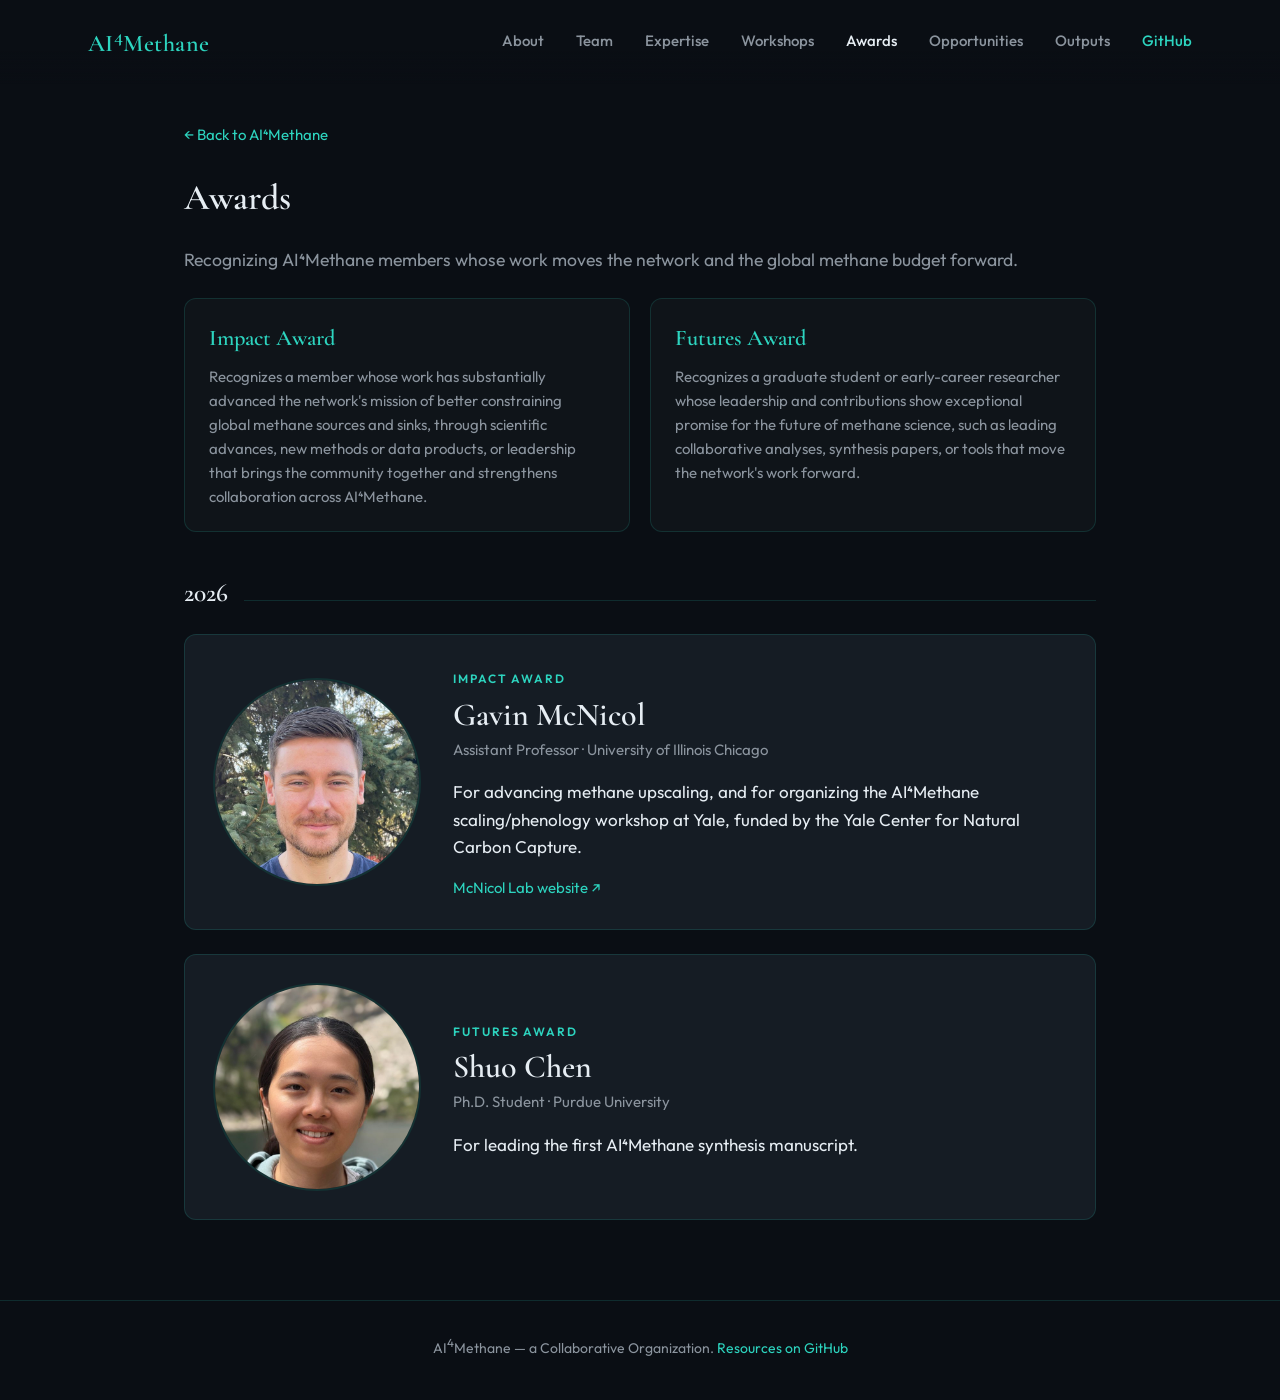
<file: awards.html>
<!DOCTYPE html>
<html lang="en">
<head>
  <meta charset="UTF-8" />
  <meta name="viewport" content="width=device-width, initial-scale=1.0" />
  <title>Awards — AI⁴Methane</title>
  <meta name="description" content="AI⁴Methane awards recognizing members who advance methane science: the Impact Award and the Futures Award." />
  <link rel="preconnect" href="https://fonts.googleapis.com" />
  <link rel="preconnect" href="https://fonts.gstatic.com" crossorigin />
  <link href="https://fonts.googleapis.com/css2?family=Cormorant+Garamond:ital,wght@0,400;0,600;1,400&family=Outfit:wght@300;400;500;600&display=swap" rel="stylesheet" />
  <link rel="stylesheet" href="styles.css" />
  <link rel="stylesheet" href="expertise.css" />
  <style>
    .award-year {
      display: flex; align-items: baseline; gap: 1rem;
      font-family: var(--font-serif); font-weight: 600; font-size: 1.6rem; color: var(--text);
      margin: 2.5rem 0 1.25rem;
    }
    .award-year::after { content: ""; flex: 1; height: 1px; background: var(--border); }
    .award-types { display: grid; grid-template-columns: repeat(auto-fit, minmax(min(100%, 20rem), 1fr)); gap: 1.25rem; margin: 0 0 1rem; }
    .award-type { border: 1px solid var(--border); border-radius: var(--radius); padding: 1.35rem 1.5rem; background: var(--bg-elevated); }
    .award-type h3 { font-family: var(--font-serif); font-weight: 600; font-size: 1.4rem; margin: 0 0 0.5rem; color: var(--accent); }
    .award-type p { margin: 0; color: var(--text-muted); font-size: 0.9375rem; line-height: 1.6; }
    .awards-list { list-style: none; margin: 0; padding: 0; display: flex; flex-direction: column; gap: 1.5rem; }
    .award {
      display: grid; grid-template-columns: 13rem 1fr; gap: 2rem; align-items: center;
      background: var(--surface); border: 1px solid var(--border); border-radius: var(--radius);
      padding: 1.75rem; transition: border-color 0.2s ease, box-shadow 0.2s ease;
    }
    .award:hover { border-color: var(--accent); box-shadow: 0 0 20px var(--accent-glow); }
    .award-photo {
      width: 13rem; height: 13rem; border-radius: 50%; object-fit: cover; display: block;
      border: 2px solid var(--border); background: var(--bg-elevated);
    }
    .award-name-label {
      display: inline-block; font-size: 0.75rem; font-weight: 600; text-transform: uppercase; letter-spacing: 0.16em;
      color: var(--accent); margin: 0 0 0.5rem;
    }
    .award h2 { font-family: var(--font-serif); font-weight: 600; font-size: clamp(1.6rem, 3.5vw, 2rem); line-height: 1.15; margin: 0 0 0.25rem; }
    .award-role { color: var(--text-muted); font-size: 0.9375rem; margin: 0 0 1rem; }
    .award-citation { color: var(--text); margin: 0; max-width: 40em; line-height: 1.6; }
    .award-links { margin: 1rem 0 0; font-size: 0.9375rem; }
    .award-links a { color: var(--accent); text-decoration: none; }
    .award-links a:hover { text-decoration: underline; }
    @media (max-width: 640px) {
      .award { grid-template-columns: 1fr; gap: 1.25rem; padding: 1.5rem; text-align: center; justify-items: center; }
      .award-photo { width: 10rem; height: 10rem; }
      .award-citation { text-align: left; }
    }
  </style>
</head>
<body>
  <header class="site-header">
    <div class="wrap">
      <a href="index.html" class="logo">AI<sup>4</sup>Methane</a>
      <nav>
        <a href="index.html#about">About</a>
        <a href="index.html#team">Team</a>
        <a href="expertise.html">Expertise</a>
        <a href="index.html#workshops">Workshops</a>
        <a href="awards.html" aria-current="page" style="color:var(--text)">Awards</a>
        <a href="opportunities.html">Opportunities</a>
        <a href="index.html#outputs">Outputs</a>
        <a href="https://cu-esiil.github.io/AI-for-Natural-Methane/" target="_blank" rel="noopener" class="nav-cta">GitHub</a>
      </nav>
    </div>
  </header>

  <main class="page-main">
    <section class="section" style="padding-top:1rem">
      <div class="wrap" style="max-width:60rem">
        <a href="index.html" class="page-back">← Back to AI⁴Methane</a>
        <h1 class="section-title" style="margin-bottom:0.5rem">Awards</h1>
        <p class="section-lead">Recognizing AI⁴Methane members whose work moves the network and the global methane budget forward.</p>

        <div class="award-types">
          <section class="award-type" aria-labelledby="about-impact">
            <h3 id="about-impact">Impact Award</h3>
            <p>Recognizes a member whose work has substantially advanced the network's mission of better constraining global methane sources and sinks, through scientific advances, new methods or data products, or leadership that brings the community together and strengthens collaboration across AI⁴Methane.</p>
          </section>
          <section class="award-type" aria-labelledby="about-futures">
            <h3 id="about-futures">Futures Award</h3>
            <p>Recognizes a graduate student or early-career researcher whose leadership and contributions show exceptional promise for the future of methane science, such as leading collaborative analyses, synthesis papers, or tools that move the network's work forward.</p>
          </section>
        </div>

        <!-- To add an award: copy one <li class="award"> block, put the photo in images/awards/
             (square, about 640×640 px), and add a new year heading above the list if needed. -->
        <h2 class="award-year" id="y2026">2026</h2>
        <ul class="awards-list">
          <li class="award" id="impact-2026-mcnicol">
            <img class="award-photo" src="images/awards/gavin-mcnicol-2026.jpg" alt="Portrait of Gavin McNicol" width="640" height="640" loading="lazy" />
            <div>
              <p class="award-name-label">Impact Award</p>
              <h2>Gavin McNicol</h2>
              <p class="award-role">Assistant Professor · University of Illinois Chicago</p>
              <p class="award-citation">For advancing methane upscaling, and for organizing the AI⁴Methane scaling/phenology workshop at Yale, funded by the Yale Center for Natural Carbon Capture.</p>
              <p class="award-links"><a href="https://mcnicol-lab.github.io/ecophilab/" target="_blank" rel="noopener">McNicol Lab website ↗</a></p>
            </div>
          </li>
          <li class="award" id="futures-2026-chen">
            <img class="award-photo" src="images/awards/shuo-chen-2026.jpg" alt="Portrait of Shuo Chen" width="640" height="640" loading="lazy" />
            <div>
              <p class="award-name-label">Futures Award</p>
              <h2>Shuo Chen</h2>
              <p class="award-role">Ph.D. Student · Purdue University</p>
              <p class="award-citation">For leading the first AI⁴Methane synthesis manuscript.</p>
            </div>
          </li>
        </ul>
      </div>
    </section>
  </main>

  <footer class="site-footer">
    <div class="wrap">
      <p>AI<sup>4</sup>Methane — a Collaborative Organization. <a href="https://cu-esiil.github.io/AI-for-Natural-Methane/" target="_blank" rel="noopener">Resources on GitHub</a></p>
    </div>
  </footer>
  <script src="script.js"></script>
</body>
</html>
</file>
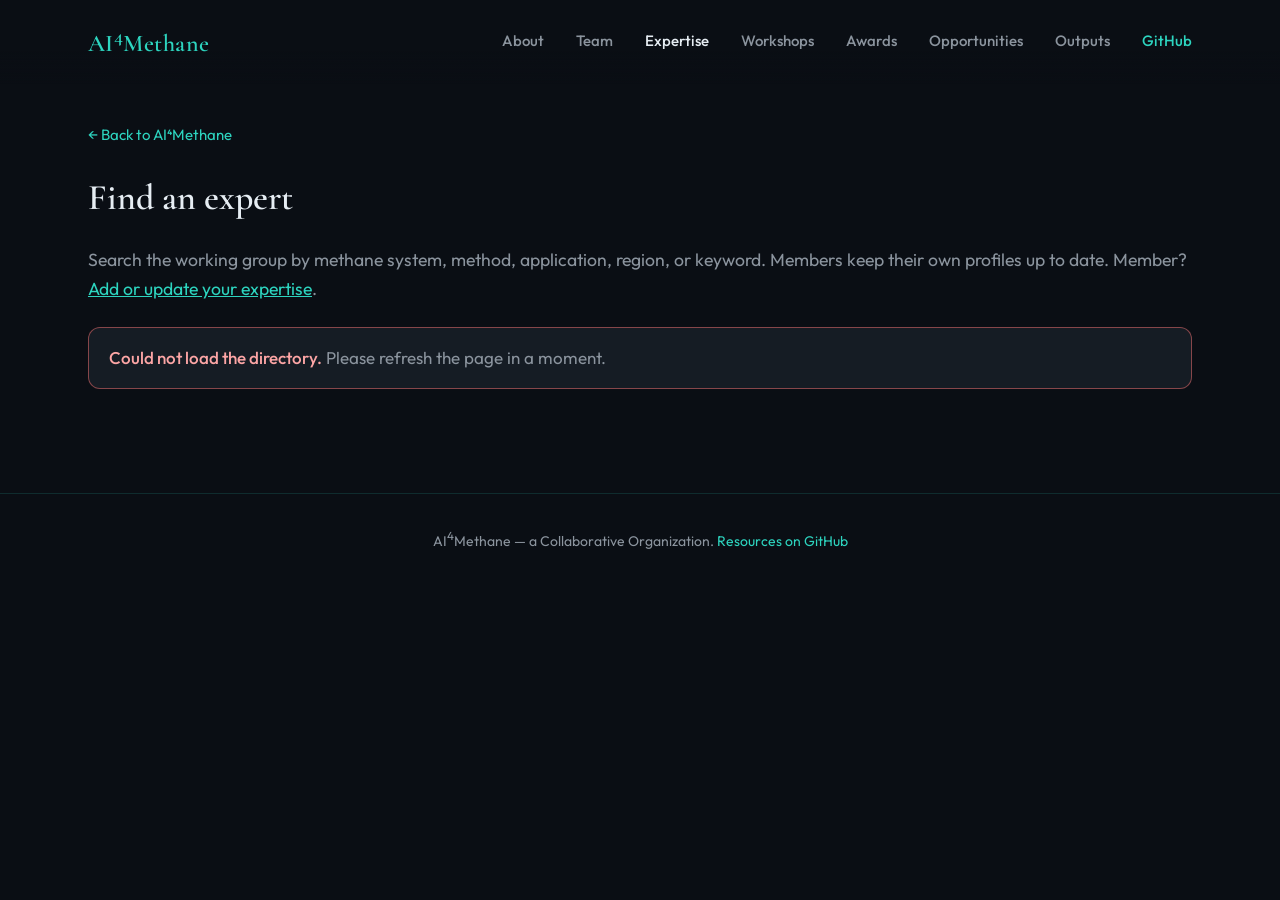
<file: expertise.html>
<!DOCTYPE html>
<html lang="en">
<head>
  <meta charset="UTF-8" />
  <meta name="viewport" content="width=device-width, initial-scale=1.0" />
  <title>Member expertise — AI⁴Methane</title>
  <meta name="description" content="Find AI⁴Methane members by methane system, method, and region: wetlands, eddy covariance, atmospheric inversion, machine learning, and more." />
  <link rel="preconnect" href="https://fonts.googleapis.com" />
  <link rel="preconnect" href="https://fonts.gstatic.com" crossorigin />
  <link href="https://fonts.googleapis.com/css2?family=Cormorant+Garamond:ital,wght@0,400;0,600;1,400&family=Outfit:wght@300;400;500;600&display=swap" rel="stylesheet" />
  <link rel="stylesheet" href="styles.css" />
  <link rel="stylesheet" href="expertise.css" />
</head>
<body>
  <header class="site-header">
    <div class="wrap">
      <a href="index.html" class="logo">AI<sup>4</sup>Methane</a>
      <nav>
        <a href="index.html#about">About</a>
        <a href="index.html#team">Team</a>
        <a href="expertise.html" aria-current="page" style="color:var(--text)">Expertise</a>
        <a href="index.html#workshops">Workshops</a>
        <a href="awards.html">Awards</a>
        <a href="opportunities.html">Opportunities</a>
        <a href="index.html#outputs">Outputs</a>
        <a href="https://cu-esiil.github.io/AI-for-Natural-Methane/" target="_blank" rel="noopener" class="nav-cta">GitHub</a>
      </nav>
    </div>
  </header>

  <main class="page-main">
    <section class="section" style="padding-top:1rem">
      <div class="wrap">
        <a href="index.html#expertise" class="page-back">← Back to AI⁴Methane</a>
        <h1 class="section-title" style="margin-bottom:0.5rem">Find an expert</h1>
        <p class="section-lead">Search the working group by methane system, method, application, region, or keyword. Members keep their own profiles up to date. Member? <a href="survey.html" style="color:var(--accent)">Add or update your expertise</a>.</p>

        <div id="status" class="notice" hidden></div>

        <div class="dir-layout" id="dir" hidden>
          <aside class="dir-filters" id="filters" aria-label="Filters"></aside>
          <div>
            <div class="dir-toolbar">
              <input type="search" id="q" placeholder="Search names, institutions, keywords, research summaries…" aria-label="Search members" />
              <button type="button" class="btn btn-ghost filters-toggle" id="filters-toggle" aria-controls="filters" aria-expanded="false">Filters</button>
            </div>
            <div class="active-filters" id="active"></div>
            <p class="dir-count" id="count" aria-live="polite"></p>
            <div class="people" id="people"></div>
          </div>
        </div>
      </div>
    </section>
  </main>

  <footer class="site-footer">
    <div class="wrap">
      <p>AI<sup>4</sup>Methane — a Collaborative Organization. <a href="https://cu-esiil.github.io/AI-for-Natural-Methane/" target="_blank" rel="noopener">Resources on GitHub</a></p>
    </div>
  </footer>

  <script src="expertise-config.js"></script>
  <script src="script.js"></script>
  <script>
  (function () {
    var FACETS = ['methods', 'domains', 'applications', 'regions', 'scales', 'open_to'];
        var SHOW_TOP = 8;
    var esc = AI4M.esc;
    var all = [];
    var state = { q: '', filters: [] }; // filters: [{field, term}]
    var expanded = {};

    var statusEl = document.getElementById('status');
    var qEl = document.getElementById('q');

    function key(f) { return f.field + ':' + f.term; }
    function has(field, term) { return state.filters.some(function (f) { return f.field === field && f.term === term; }); }

    // ---- URL <-> state, so filtered views can be linked and shared ----
    function readUrl() {
      var sp = new URLSearchParams(location.search);
      state.q = sp.get('q') || '';
      state.filters = sp.getAll('f').map(function (s) {
        var i = s.indexOf(':'); return i > 0 ? { field: s.slice(0, i), term: s.slice(i + 1) } : null;
      }).filter(Boolean);
      qEl.value = state.q;
    }
    function writeUrl() {
      var sp = new URLSearchParams();
      if (state.q) sp.set('q', state.q);
      state.filters.forEach(function (f) { sp.append('f', key(f)); });
      var s = sp.toString();
      history.replaceState(null, '', location.pathname + (s ? '?' + s : '') + location.hash);
    }

    // ---- Matching ----
    function haystack(p) {
      if (!p._hay) {
        p._hay = [p.name, p.affiliation, p.position, p.career_stage, p.bio]
          .concat(p.domains || [], p.methods || [], p.applications || [], p.regions || [], p.scales || [], p.keywords || [], p.open_to || [])
          .join(' \n ').toLowerCase();
      }
      return p._hay;
    }
    function matchesFilters(p, filters) {
      return filters.every(function (f) {
        var list = p[f.field] || [];
        var t = f.term.toLowerCase();
        return list.some(function (x) { return String(x).toLowerCase() === t; });
      });
    }
    function matchesQuery(p) {
      if (!state.q) return true;
      var hay = haystack(p);
      return state.q.toLowerCase().split(/\s+/).filter(Boolean).every(function (w) { return hay.indexOf(w) >= 0; });
    }
    function results() { return all.filter(function (p) { return matchesQuery(p) && matchesFilters(p, state.filters); }); }

    // ---- Rendering ----
    function renderFilters(current) {
      var html = '';
      FACETS.forEach(function (field) {
        var t = AI4M.TAXONOMY[field];
        // Every term that appears in any profile, with its count among the current results.
        var overall = AI4M.tally(all, field);
        if (!overall.length) return;
        var now = {};
        AI4M.tally(current, field).forEach(function (x) { now[x.term] = x.count; });
        var items = overall.map(function (x) { return { term: x.term, n: now[x.term] || 0, total: x.count }; })
          .sort(function (a, b) { return (has(field, b.term) - has(field, a.term)) || b.n - a.n || b.total - a.total || a.term.localeCompare(b.term); });
        var limit = expanded[field] ? items.length : SHOW_TOP;
        html += '<h3>' + esc(t.label) + '</h3><ul class="facet">';
        items.slice(0, limit).forEach(function (x) {
          var on = has(field, x.term);
          html += '<li><label class="' + (x.n === 0 && !on ? 'is-zero' : '') + '"><span class="t"><input type="checkbox" data-field="' + field +
            '" data-term="' + esc(x.term) + '"' + (on ? ' checked' : '') + ' />' + esc(x.term) + '</span><span class="n">' + x.n + '</span></label></li>';
        });
        html += '</ul>';
        if (items.length > SHOW_TOP) {
          html += '<button type="button" class="link-btn facet-more" data-more="' + field + '">' +
            (expanded[field] ? 'Show fewer' : 'Show all ' + items.length) + '</button>';
        }
      });
      document.getElementById('filters').innerHTML = html;
    }

    function renderActive() {
      var html = state.filters.map(function (f, i) {
        return '<button type="button" data-remove="' + i + '" aria-label="Remove filter ' + esc(f.term) + '">' + esc(f.term) + '</button>';
      }).join('');
      if (state.filters.length || state.q) html += '<button type="button" data-clear="1" style="background:none;border-color:var(--border);color:var(--text-muted)">Clear all</button>';
      document.getElementById('active').innerHTML = html;
    }

    function tagButtons(p, field) {
      return (p[field] || []).map(function (t) {
        return '<button type="button" class="tag' + (has(field, t) ? ' is-match' : '') + '" data-field="' + field + '" data-term="' + esc(t) + '">' + esc(t) + '</button>';
      }).join('');
    }

    function card(p) {
      var meta = [p.position, p.affiliation].filter(Boolean).map(esc).join(' · ');
      var tags = '';
      [['domains', 'Systems'], ['methods', 'Methods'], ['applications', 'Applications'], ['regions', 'Regions'], ['keywords', 'Keywords']].forEach(function (pair) {
        if ((p[pair[0]] || []).length) tags += '<div class="tags"><span class="tag-label">' + pair[1] + '</span>' + tagButtons(p, pair[0]) + '</div>';
      });
      var links = [];
      if (p.email) links.push('<a href="mailto:' + esc(p.email) + '">Email</a>');
      if (p.website && /^https?:\/\//i.test(p.website)) links.push('<a href="' + esc(p.website) + '" target="_blank" rel="noopener">Website</a>');
      if (p.orcid) links.push('<a href="https://orcid.org/' + esc(p.orcid) + '" target="_blank" rel="noopener">ORCID</a>');
      var open = (p.open_to || []).length ? '<p class="open" style="margin:0"><b>Open to:</b> ' + p.open_to.map(esc).join(', ') + '</p>' : '';
      var bio = p.bio ? '<p class="bio clamped">' + esc(p.bio) + '</p>' : '';
      return '<article class="person" id="' + esc(p.id) + '"><div><h3>' + esc(p.name) + '</h3><div class="meta">' + meta +
        (p.career_stage ? '<br/>' + esc(p.career_stage) : '') + '</div></div>' + bio + tags + open +
        (links.length ? '<div class="links">' + links.join('') + '</div>' : '') + '</article>';
    }

    function render() {
      var res = results();
      renderFilters(res);
      renderActive();
      var n = res.length;
      document.getElementById('count').innerHTML = (state.q || state.filters.length)
        ? '<strong>' + n + '</strong> of ' + all.length + ' members match'
        : '<strong>' + all.length + '</strong> members have shared their expertise';
      document.getElementById('people').innerHTML = n ? res.map(card).join('')
        : '<p class="empty">No members match all of these filters. Try removing one, or search for a broader term.</p>';
      // Expand long summaries on click.
      document.querySelectorAll('.bio.clamped').forEach(function (b) {
        if (b.scrollHeight <= b.clientHeight + 2) b.classList.remove('clamped');
        else { b.style.cursor = 'pointer'; b.title = 'Show full summary'; }
      });
      writeUrl();
    }

    function toggle(field, term) {
      var i = state.filters.findIndex(function (f) { return f.field === field && f.term === term; });
      if (i >= 0) state.filters.splice(i, 1); else state.filters.push({ field: field, term: term });
      render();
    }

    // ---- Events ----
    document.getElementById('filters').addEventListener('change', function (e) {
      var t = e.target; if (t.dataset.field) toggle(t.dataset.field, t.dataset.term);
    });
    document.getElementById('filters').addEventListener('click', function (e) {
      var m = e.target.dataset && e.target.dataset.more; if (!m) return;
      expanded[m] = !expanded[m]; render();
    });
    document.getElementById('people').addEventListener('click', function (e) {
      var t = e.target;
      if (t.classList.contains('tag')) { toggle(t.dataset.field, t.dataset.term); window.scrollTo({ top: 0, behavior: 'smooth' }); }
      else if (t.classList.contains('bio')) t.classList.toggle('clamped');
    });
    document.getElementById('active').addEventListener('click', function (e) {
      var d = e.target.dataset || {};
      if (d.clear) { state.filters = []; state.q = ''; qEl.value = ''; render(); }
      else if (d.remove != null) { state.filters.splice(+d.remove, 1); render(); }
    });
    var timer;
    qEl.addEventListener('input', function () {
      clearTimeout(timer);
      timer = setTimeout(function () { state.q = qEl.value.trim(); render(); }, 150);
    });
    document.getElementById('filters-toggle').addEventListener('click', function () {
      var f = document.getElementById('filters');
      var open = f.classList.toggle('is-open');
      this.setAttribute('aria-expanded', open);
    });

    // ---- Load ----
    function fail(msg) { statusEl.hidden = false; statusEl.className = 'notice is-error'; statusEl.innerHTML = msg; }
    if (!AI4M.configured()) {
      fail('<strong>The directory isn\'t connected yet.</strong> The site administrator needs to add the Google Apps Script address to <code>expertise-config.js</code>.');
      return;
    }
    statusEl.hidden = false; statusEl.textContent = 'Loading member expertise…';
    readUrl();
    AI4M.fetchProfiles().then(function (profiles) {
      all = profiles;
      statusEl.hidden = true;
      document.getElementById('dir').hidden = false;
      if (!all.length) {
        document.getElementById('dir').hidden = true;
        fail('<strong>No profiles yet.</strong> Be the first: <a href="survey.html" style="color:var(--accent)">share your expertise</a>.');
        return;
      }
      render();
      if (location.hash) {
        var el = document.getElementById(location.hash.slice(1));
        if (el) { el.scrollIntoView({ block: 'center' }); el.style.borderColor = 'var(--accent)'; el.style.boxShadow = '0 0 20px var(--accent-glow)'; }
      }
    }).catch(function () {
      fail('<strong>Could not load the directory.</strong> Please refresh the page in a moment.');
    });
  })();
  </script>
</body>
</html>
</file>
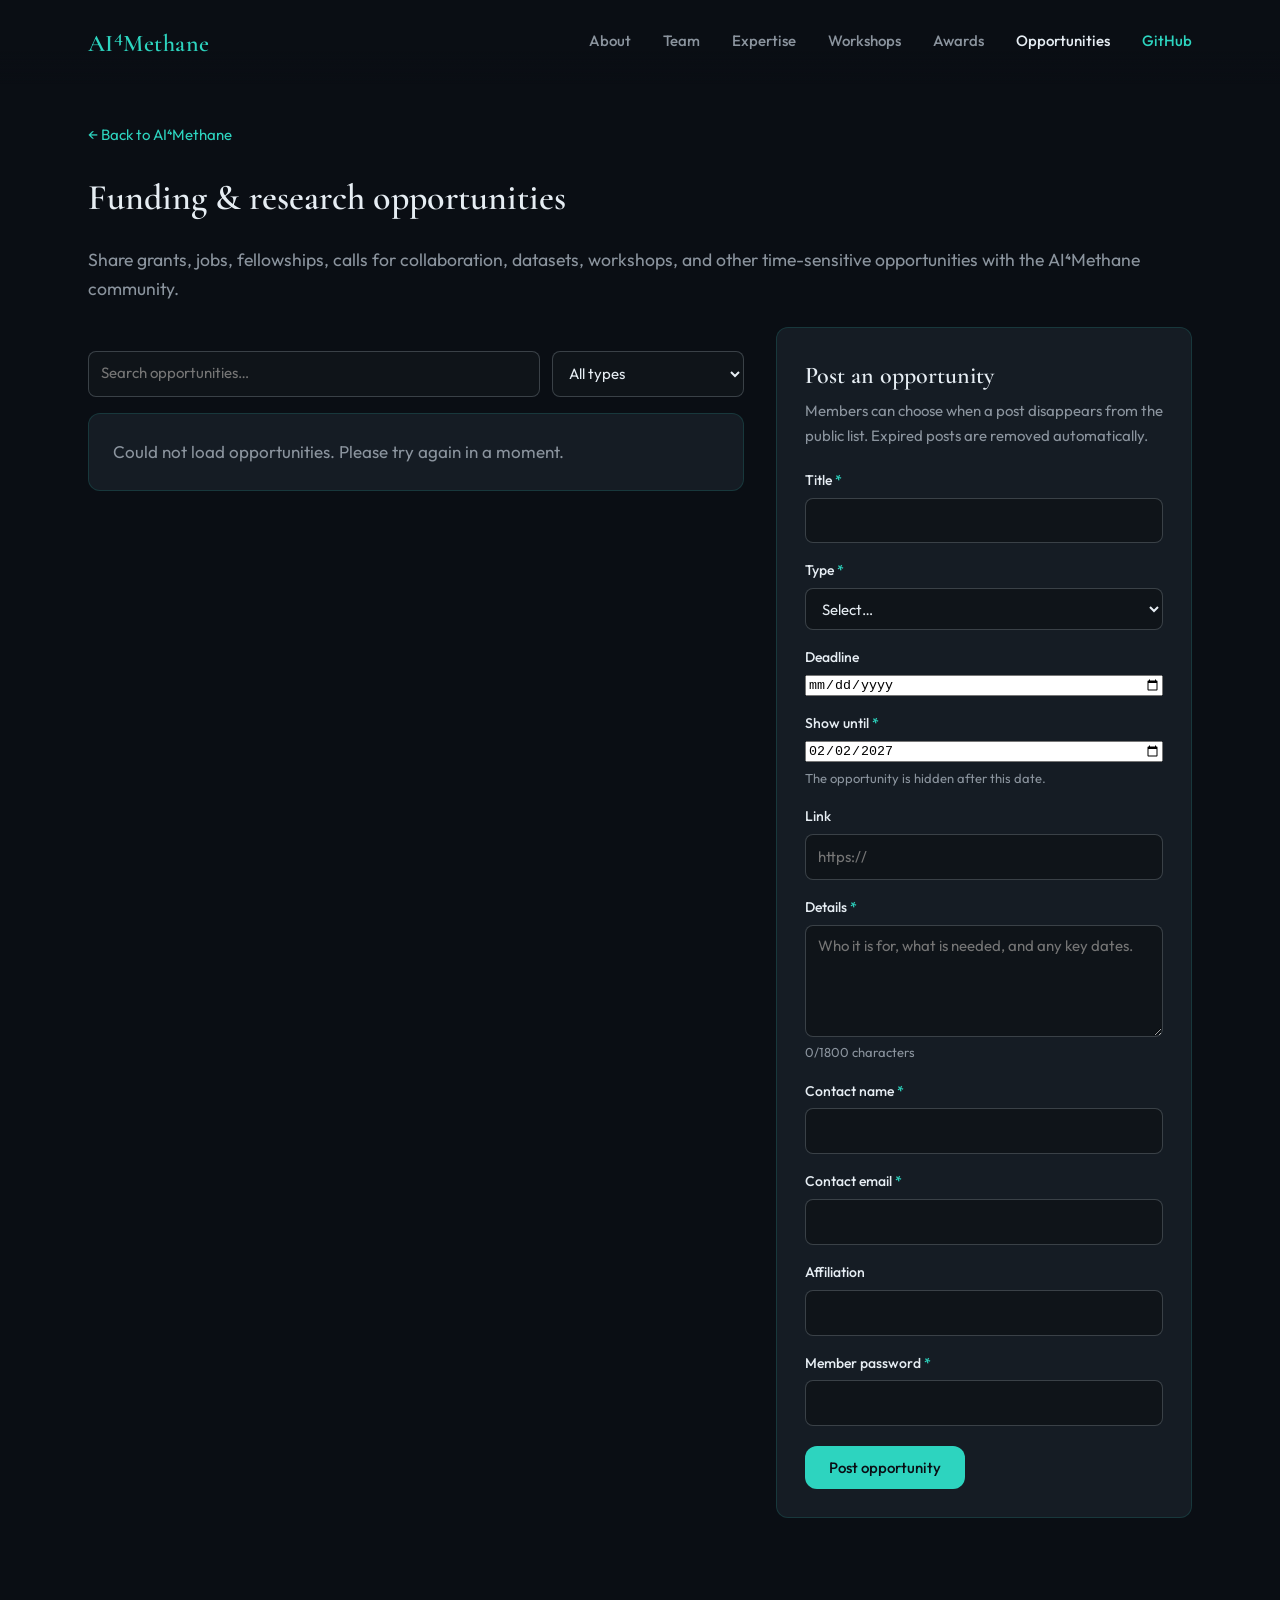
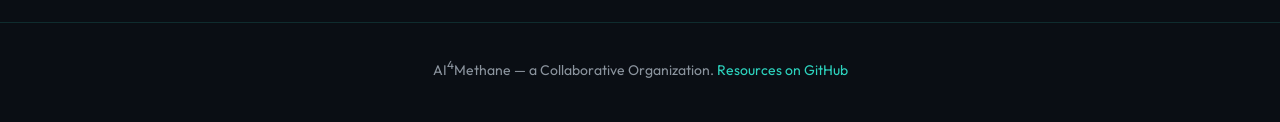
<file: opportunities.html>
<!DOCTYPE html>
<html lang="en">
<head>
  <meta charset="UTF-8" />
  <meta name="viewport" content="width=device-width, initial-scale=1.0" />
  <title>Opportunities — AI⁴Methane</title>
  <meta name="description" content="Funding and research opportunities shared by AI⁴Methane members." />
  <link rel="preconnect" href="https://fonts.googleapis.com" />
  <link rel="preconnect" href="https://fonts.gstatic.com" crossorigin />
  <link href="https://fonts.googleapis.com/css2?family=Cormorant+Garamond:ital,wght@0,400;0,600;1,400&family=Outfit:wght@300;400;500;600&display=swap" rel="stylesheet" />
  <link rel="stylesheet" href="styles.css" />
  <link rel="stylesheet" href="expertise.css" />
  <style>
    .opps-layout { display: grid; grid-template-columns: minmax(0, 1fr) minmax(20rem, 26rem); gap: 2rem; align-items: start; }
    .opps-toolbar { display: flex; flex-wrap: wrap; gap: 0.75rem; margin: 1.5rem 0 1rem; }
    .opps-toolbar input { flex: 1 1 16rem; }
    .opps-toolbar select { flex: 0 1 12rem; }
    .opps-count { color: var(--text-muted); font-size: 0.9375rem; margin: 0 0 1rem; }
    .opps-count strong { color: var(--accent); }
    .opps-list { display: grid; gap: 1rem; }
    .opp-card {
      background: var(--surface); border: 1px solid var(--border); border-radius: var(--radius);
      padding: 1.35rem 1.5rem; display: flex; flex-direction: column; gap: 0.75rem;
    }
    .opp-card:hover { border-color: var(--accent); box-shadow: 0 0 20px var(--accent-glow); }
    .opp-top { display: flex; flex-wrap: wrap; justify-content: space-between; gap: 0.75rem 1rem; align-items: start; }
    .opp-card h2 { font-family: var(--font-serif); font-size: 1.45rem; line-height: 1.2; margin: 0; }
    .opp-type {
      color: var(--bg); background: var(--accent); border-radius: 999px; padding: 0.18rem 0.65rem;
      font-size: 0.75rem; font-weight: 600; white-space: nowrap;
    }
    .opp-desc { color: var(--text-muted); font-size: 0.9375rem; line-height: 1.6; margin: 0; white-space: pre-line; }
    .opp-meta { display: flex; flex-wrap: wrap; gap: 0.5rem 1rem; color: var(--text-muted); font-size: 0.875rem; }
    .opp-meta strong { color: var(--text); font-weight: 500; }
    .opp-actions { display: flex; flex-wrap: wrap; gap: 0.9rem; font-size: 0.9375rem; }
    .opp-actions a { color: var(--accent); text-decoration: none; }
    .opp-actions a:hover { text-decoration: underline; }
    .opps-submit { position: sticky; top: 5.5rem; }
    .opps-empty { color: var(--text-muted); background: var(--surface); border: 1px solid var(--border); border-radius: var(--radius); padding: 1.5rem; }
    @media (max-width: 900px) {
      .opps-layout { grid-template-columns: 1fr; }
      .opps-submit { position: static; }
    }
  </style>
</head>
<body>
  <header class="site-header">
    <div class="wrap">
      <a href="index.html" class="logo">AI<sup>4</sup>Methane</a>
      <nav>
        <a href="index.html#about">About</a>
        <a href="index.html#team">Team</a>
        <a href="expertise.html">Expertise</a>
        <a href="index.html#workshops">Workshops</a>
        <a href="awards.html">Awards</a>
        <a href="opportunities.html" aria-current="page" style="color:var(--text)">Opportunities</a>
        <a href="https://cu-esiil.github.io/AI-for-Natural-Methane/" target="_blank" rel="noopener" class="nav-cta">GitHub</a>
      </nav>
    </div>
  </header>

  <main class="page-main">
    <section class="section" style="padding-top:1rem">
      <div class="wrap">
        <a href="index.html" class="page-back">← Back to AI⁴Methane</a>
        <h1 class="section-title" style="margin-bottom:0.5rem">Funding &amp; research opportunities</h1>
        <p class="section-lead">Share grants, jobs, fellowships, calls for collaboration, datasets, workshops, and other time-sensitive opportunities with the AI⁴Methane community.</p>

        <div id="status" class="notice" role="status" aria-live="polite" hidden></div>

        <div class="opps-layout">
          <section aria-label="Current opportunities">
            <div class="opps-toolbar">
              <input type="search" id="q" placeholder="Search opportunities…" aria-label="Search opportunities" />
              <select id="type-filter" aria-label="Filter by opportunity type">
                <option value="">All types</option>
              </select>
            </div>
            <p class="opps-count" id="count"></p>
            <div class="opps-list" id="opportunities"></div>
          </section>

          <aside class="opps-submit form-card" aria-labelledby="post-heading">
            <h2 id="post-heading">Post an opportunity</h2>
            <p class="hint">Members can choose when a post disappears from the public list. Expired posts are removed automatically.</p>
            <form id="opportunity-form" novalidate>
              <div class="form-grid">
                <div class="field wide">
                  <label for="title">Title <span class="req">*</span></label>
                  <input type="text" id="title" name="title" required maxlength="160" />
                </div>
                <div class="field">
                  <label for="type">Type <span class="req">*</span></label>
                  <select id="type" name="type" required>
                    <option value="">Select…</option>
                    <option>Funding</option>
                    <option>Research collaboration</option>
                    <option>Job / position</option>
                    <option>Fellowship</option>
                    <option>Workshop / event</option>
                    <option>Dataset / resource</option>
                    <option>Other</option>
                  </select>
                </div>
                <div class="field">
                  <label for="deadline">Deadline</label>
                  <input type="date" id="deadline" name="deadline" />
                </div>
                <div class="field wide">
                  <label for="visible_until">Show until <span class="req">*</span></label>
                  <input type="date" id="visible_until" name="visible_until" required />
                  <small>The opportunity is hidden after this date.</small>
                </div>
                <div class="field wide">
                  <label for="url">Link</label>
                  <input type="url" id="url" name="url" maxlength="500" placeholder="https://" />
                </div>
                <div class="field wide">
                  <label for="description">Details <span class="req">*</span></label>
                  <textarea id="description" name="description" required maxlength="1800" placeholder="Who it is for, what is needed, and any key dates."></textarea>
                  <small><span id="description-count">0</span>/1800 characters</small>
                </div>
                <div class="field">
                  <label for="contact_name">Contact name <span class="req">*</span></label>
                  <input type="text" id="contact_name" name="contact_name" required maxlength="120" autocomplete="name" />
                </div>
                <div class="field">
                  <label for="contact_email">Contact email <span class="req">*</span></label>
                  <input type="email" id="contact_email" name="contact_email" required maxlength="200" autocomplete="email" />
                </div>
                <div class="field wide">
                  <label for="affiliation">Affiliation</label>
                  <input type="text" id="affiliation" name="affiliation" maxlength="200" autocomplete="organization" />
                </div>
                <div class="field wide">
                  <label for="password">Member password <span class="req">*</span></label>
                  <input type="password" id="password" name="password" required autocomplete="off" />
                </div>
              </div>
              <div class="form-actions" style="margin-top:1.25rem">
                <button type="submit" class="btn btn-primary" id="submit-btn">Post opportunity</button>
                <button type="button" class="btn btn-danger" id="delete-btn" hidden>Delete opportunity</button>
              </div>
            </form>
          </aside>
        </div>
      </div>
    </section>
  </main>

  <footer class="site-footer">
    <div class="wrap">
      <p>AI<sup>4</sup>Methane — a Collaborative Organization. <a href="https://cu-esiil.github.io/AI-for-Natural-Methane/" target="_blank" rel="noopener">Resources on GitHub</a></p>
    </div>
  </footer>

  <script src="expertise-config.js"></script>
  <script src="script.js"></script>
  <script>
  (function () {
    var form = document.getElementById('opportunity-form');
    var statusEl = document.getElementById('status');
    var listEl = document.getElementById('opportunities');
    var countEl = document.getElementById('count');
    var qEl = document.getElementById('q');
    var typeFilter = document.getElementById('type-filter');
    var submitBtn = document.getElementById('submit-btn');
    var deleteBtn = document.getElementById('delete-btn');
    var editToken = new URLSearchParams(location.search).get('edit');
    var all = [];

    function show(kind, html) {
      statusEl.hidden = false;
      statusEl.className = 'notice' + (kind ? ' is-' + kind : '');
      statusEl.innerHTML = html;
      statusEl.scrollIntoView({ behavior: 'smooth', block: 'center' });
    }

    function todayString() {
      var d = new Date();
      var y = d.getFullYear();
      var m = String(d.getMonth() + 1).padStart(2, '0');
      var day = String(d.getDate()).padStart(2, '0');
      return y + '-' + m + '-' + day;
    }

    function addDays(days) {
      var d = new Date();
      d.setDate(d.getDate() + days);
      var y = d.getFullYear();
      var m = String(d.getMonth() + 1).padStart(2, '0');
      var day = String(d.getDate()).padStart(2, '0');
      return y + '-' + m + '-' + day;
    }

    function dateValue(s) {
      return String(s || '').replace(/-/g, '');
    }

    function formatDate(s) {
      if (!s) return '';
      var parts = s.split('-');
      if (parts.length !== 3) return s;
      return new Date(Number(parts[0]), Number(parts[1]) - 1, Number(parts[2]))
        .toLocaleDateString(undefined, { month: 'short', day: 'numeric', year: 'numeric' });
    }

    function collect() {
      var p = {};
      ['title', 'type', 'deadline', 'visible_until', 'url', 'description', 'contact_name', 'contact_email', 'affiliation'].forEach(function (k) {
        p[k] = form.elements[k].value.trim();
      });
      return p;
    }

    function fill(p) {
      ['title', 'type', 'deadline', 'visible_until', 'url', 'description', 'contact_name', 'contact_email', 'affiliation'].forEach(function (k) {
        if (p[k] != null && form.elements[k]) form.elements[k].value = p[k];
      });
      document.getElementById('description-count').textContent = form.elements.description.value.length;
    }

    function validate(p) {
      if (!p.title) return 'Please enter a title.';
      if (!p.type) return 'Please choose an opportunity type.';
      if (!p.description) return 'Please add a few details.';
      if (!p.contact_name) return 'Please enter a contact name.';
      if (!/^[^\s@]+@[^\s@]+\.[^\s@]+$/.test(p.contact_email)) return 'Please enter a valid contact email address.';
      if (!p.visible_until) return 'Please choose how long the opportunity should remain visible.';
      if (dateValue(p.visible_until) < dateValue(todayString())) return 'The visibility date cannot be in the past.';
      if (p.deadline && dateValue(p.deadline) < dateValue(todayString())) return 'The deadline cannot be in the past.';
      if (!form.elements.password.value) return 'Please enter the member password.';
      return '';
    }

    function escapeHtml(s) {
      return AI4M.esc(s == null ? '' : s);
    }

    function currentItems() {
      var today = dateValue(todayString());
      var q = qEl.value.trim().toLowerCase();
      var type = typeFilter.value;
      return all.filter(function (o) {
        if (!o.visible_until || dateValue(o.visible_until) < today) return false;
        if (type && o.type !== type) return false;
        if (!q) return true;
        return [o.title, o.type, o.description, o.contact_name, o.affiliation].join(' ').toLowerCase().indexOf(q) >= 0;
      });
    }

    function renderTypes() {
      var selected = typeFilter.value;
      var types = {};
      all.forEach(function (o) { if (o.type) types[o.type] = true; });
      var html = '<option value="">All types</option>';
      Object.keys(types).sort().forEach(function (t) {
        html += '<option value="' + escapeHtml(t) + '"' + (t === selected ? ' selected' : '') + '>' + escapeHtml(t) + '</option>';
      });
      typeFilter.innerHTML = html;
    }

    function card(o) {
      var meta = [];
      if (o.deadline) meta.push('<span><strong>Deadline:</strong> ' + escapeHtml(formatDate(o.deadline)) + '</span>');
      meta.push('<span><strong>Visible until:</strong> ' + escapeHtml(formatDate(o.visible_until)) + '</span>');
      if (o.affiliation) meta.push('<span><strong>Affiliation:</strong> ' + escapeHtml(o.affiliation) + '</span>');
      var links = [];
      if (o.url) links.push('<a href="' + escapeHtml(o.url) + '" target="_blank" rel="noopener">Open link</a>');
      if (o.contact_email) links.push('<a href="mailto:' + escapeHtml(o.contact_email) + '">Email ' + escapeHtml(o.contact_name || 'contact') + '</a>');
      return '<article class="opp-card" id="' + escapeHtml(o.id) + '">' +
        '<div class="opp-top"><h2>' + escapeHtml(o.title) + '</h2><span class="opp-type">' + escapeHtml(o.type) + '</span></div>' +
        '<p class="opp-desc">' + escapeHtml(o.description) + '</p>' +
        '<div class="opp-meta">' + meta.join('') + '</div>' +
        (links.length ? '<div class="opp-actions">' + links.join('') + '</div>' : '') +
        '</article>';
    }

    function render() {
      renderTypes();
      var items = currentItems();
      countEl.innerHTML = '<strong>' + items.length + '</strong> current ' + (items.length === 1 ? 'opportunity' : 'opportunities');
      listEl.innerHTML = items.length ? items.map(card).join('') :
        '<div class="opps-empty">No current opportunities match this view.</div>';
    }

    function load() {
      if (!AI4M.configured()) {
        show('error', '<strong>The opportunities page is not connected yet.</strong> Add the Google Apps Script address to <code>expertise-config.js</code>.');
        submitBtn.disabled = true;
        return;
      }
      countEl.textContent = 'Loading opportunities…';
      AI4M.fetchOpportunities().then(function (items) {
        all = items || [];
        render();
        if (location.hash) {
          setTimeout(function () {
            var target = document.getElementById(location.hash.slice(1));
            if (target) target.scrollIntoView({ block: 'center' });
          }, 50);
        }
      }).catch(function (err) {
        var msg = err && err.message === 'Unknown action.' ?
          'The opportunities backend has not been redeployed yet.' :
          'Could not load opportunities. Please try again in a moment.';
        listEl.innerHTML = '<div class="opps-empty">' + escapeHtml(msg) + '</div>';
        countEl.textContent = '';
      });
    }

    function loadEditOpportunity() {
      if (!editToken || !AI4M.configured()) return;
      document.getElementById('post-heading').textContent = 'Edit opportunity';
      submitBtn.textContent = 'Save changes';
      submitBtn.disabled = true;
      show('', 'Loading this opportunity…');
      AI4M.post({ action: 'get_own_opportunity', token: editToken }).then(function (d) {
        if (!d.ok) {
          show('error', '<strong>' + escapeHtml(d.error || 'This edit link is no longer valid.') + '</strong>');
          editToken = null;
          document.getElementById('post-heading').textContent = 'Post an opportunity';
          submitBtn.textContent = 'Post opportunity';
          return;
        }
        fill(d.opportunity);
        deleteBtn.hidden = false;
        statusEl.hidden = true;
      }).catch(function () {
        show('error', '<strong>Could not load this opportunity.</strong> Check your connection and reload the page.');
      }).finally(function () {
        submitBtn.disabled = false;
      });
    }

    document.getElementById('visible_until').min = todayString();
    document.getElementById('deadline').min = todayString();
    document.getElementById('visible_until').value = addDays(60);
    document.getElementById('deadline').addEventListener('change', function () {
      if (!form.elements.visible_until.value || dateValue(form.elements.visible_until.value) < dateValue(this.value)) {
        form.elements.visible_until.value = this.value;
      }
    });
    document.getElementById('description').addEventListener('input', function () {
      document.getElementById('description-count').textContent = this.value.length;
    });
    qEl.addEventListener('input', render);
    typeFilter.addEventListener('change', render);

    form.addEventListener('submit', function (e) {
      e.preventDefault();
      var p = collect();
      var err = validate(p);
      if (err) { show('error', '<strong>' + escapeHtml(err) + '</strong>'); return; }
      submitBtn.disabled = true;
      var label = submitBtn.textContent;
      submitBtn.textContent = editToken ? 'Saving…' : 'Posting…';
      AI4M.post({ action: 'submit_opportunity', password: form.elements.password.value, token: editToken || undefined, opportunity: p })
        .then(function (d) {
          if (!d.ok) {
            show('error', '<strong>' + escapeHtml(d.error || 'Could not post the opportunity.') + '</strong>');
            return;
          }
          if (editToken) {
            show('ok', '<strong>Opportunity updated.</strong> <a href="opportunities.html#' + escapeHtml(d.id) + '" style="color:var(--accent)">View it in the list</a>.');
          } else {
            form.reset();
            document.getElementById('visible_until').value = addDays(60);
            document.getElementById('description-count').textContent = '0';
            show('ok', '<strong>Opportunity posted.</strong> We emailed private edit/delete links to the contact email and site administrator.');
            location.hash = d.id;
          }
          load();
        })
        .catch(function () { show('error', '<strong>Could not reach the server.</strong> Please try again in a moment.'); })
        .finally(function () { submitBtn.disabled = false; submitBtn.textContent = label; });
    });

    deleteBtn.addEventListener('click', function () {
      if (!form.elements.password.value) { show('error', '<strong>Enter the member password first, then press Delete again.</strong>'); return; }
      if (deleteBtn.dataset.confirm !== '1') {
        deleteBtn.dataset.confirm = '1';
        deleteBtn.textContent = 'Press again to permanently delete';
        return;
      }
      deleteBtn.disabled = true;
      AI4M.post({ action: 'delete_opportunity', token: editToken, password: form.elements.password.value }).then(function (d) {
        if (d.ok) {
          form.hidden = true;
          show('ok', '<strong>This opportunity has been removed.</strong>');
          load();
        } else {
          show('error', '<strong>' + escapeHtml(d.error || 'Could not delete this opportunity.') + '</strong>');
        }
      }).catch(function () {
        show('error', '<strong>Could not reach the server.</strong>');
      }).finally(function () {
        deleteBtn.disabled = false;
      });
    });

    load();
    loadEditOpportunity();
  })();
  </script>
</body>
</html>
</file>
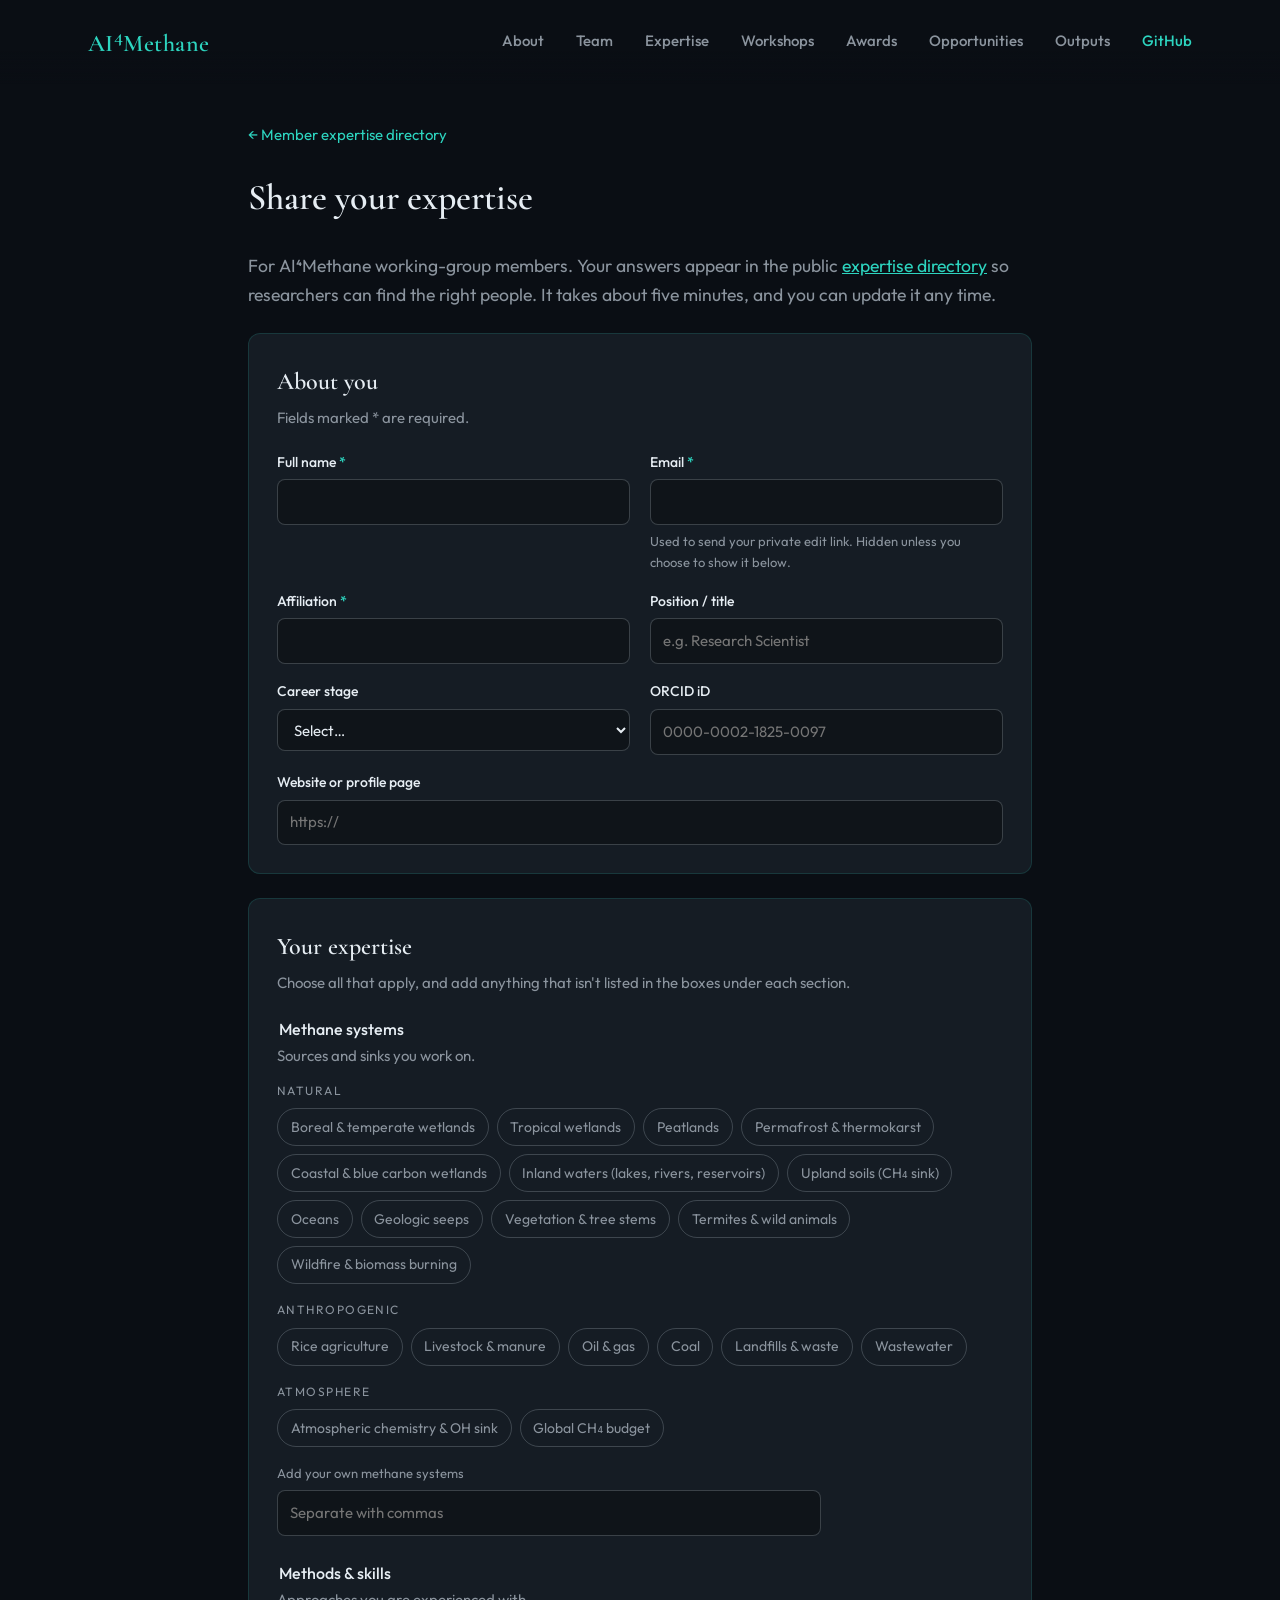
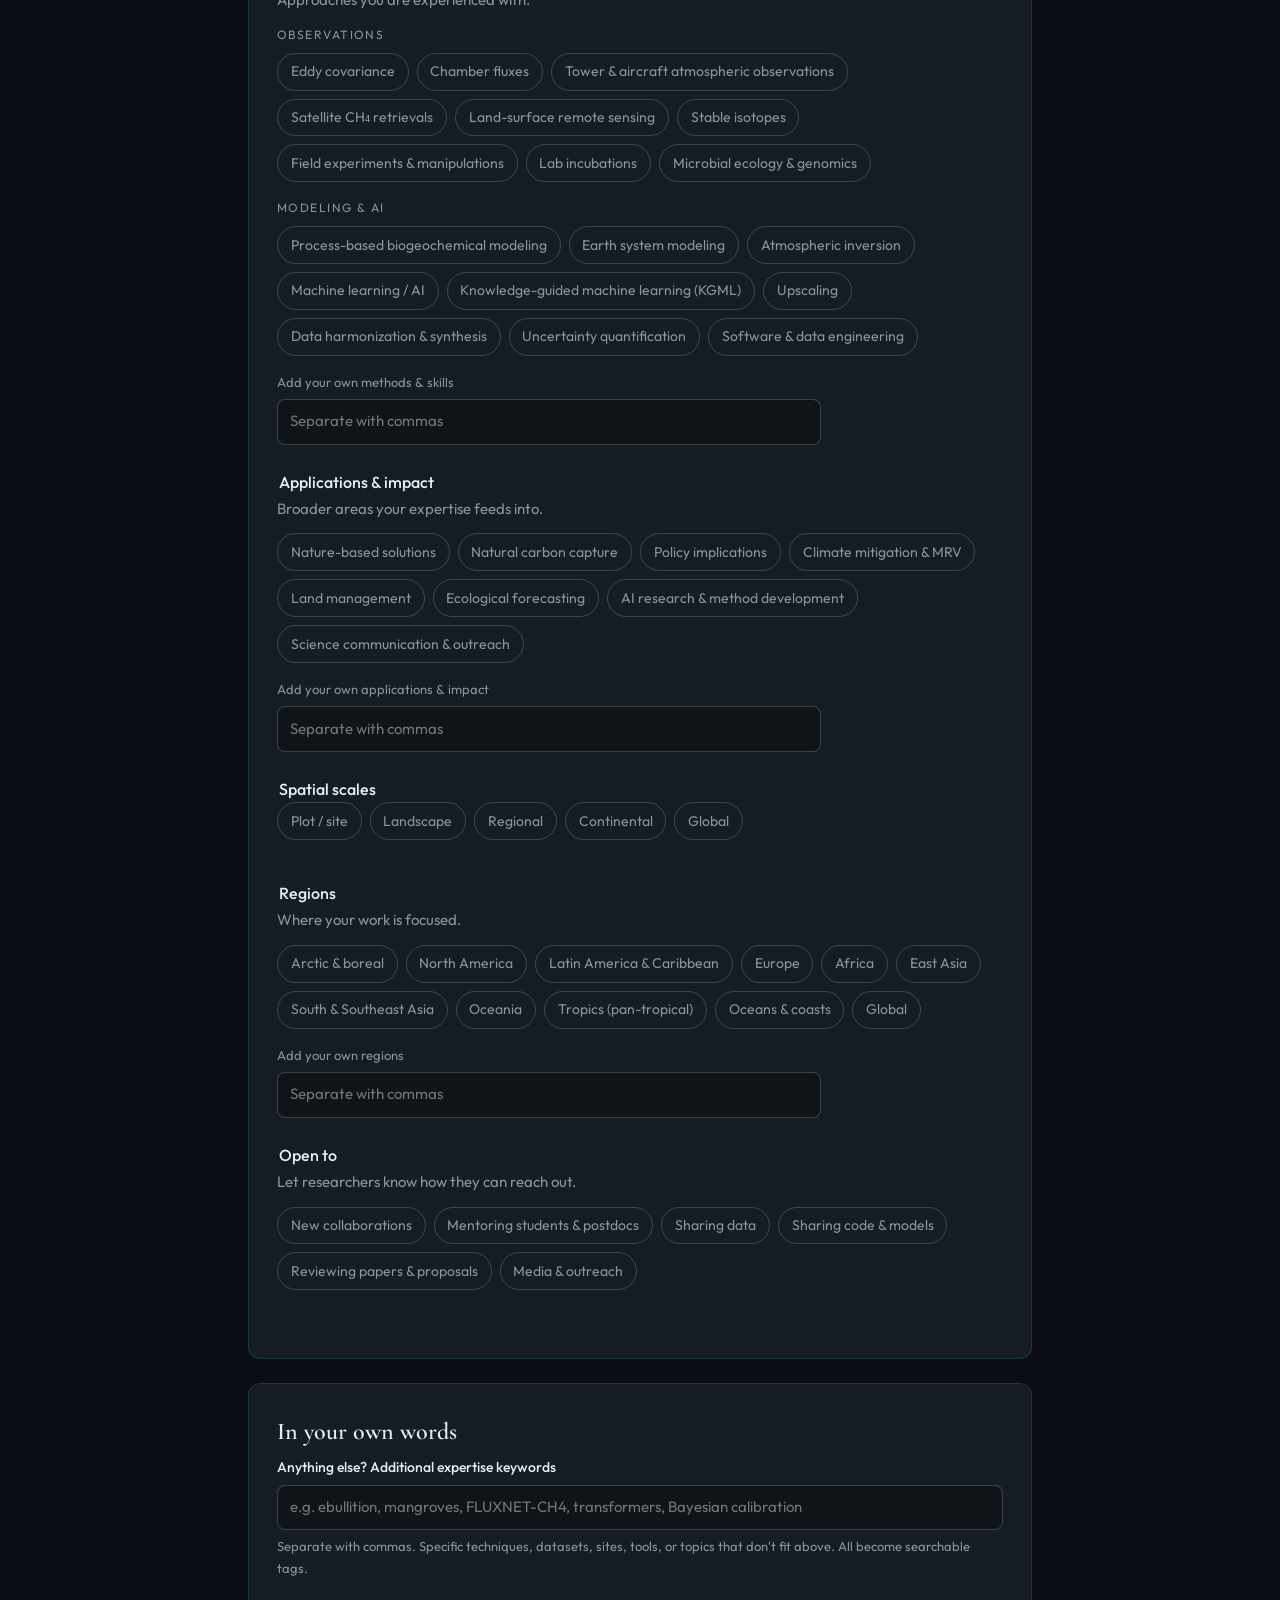
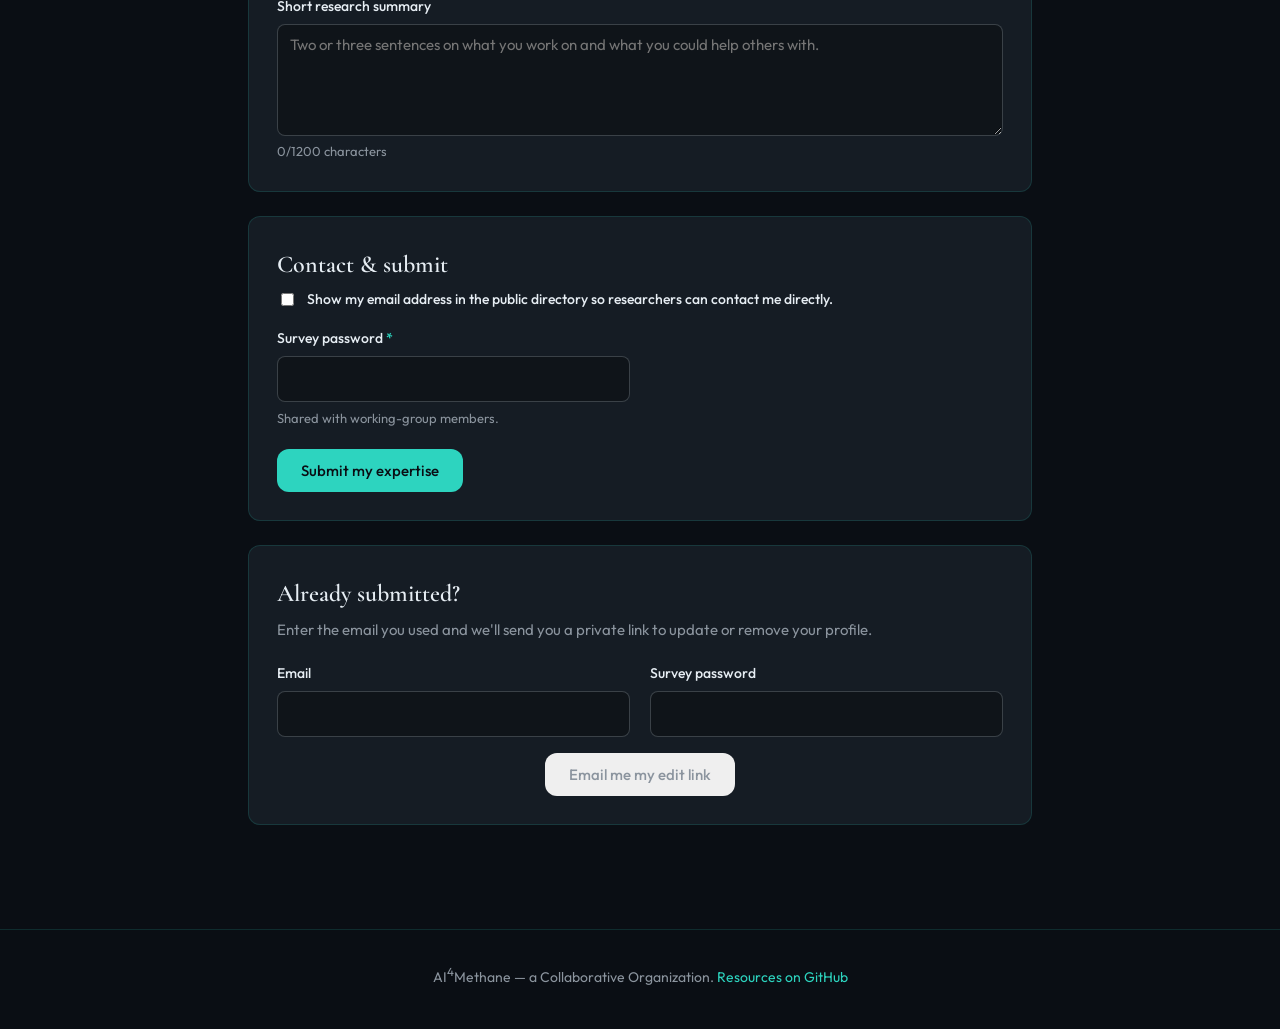
<file: survey.html>
<!DOCTYPE html>
<html lang="en">
<head>
  <meta charset="UTF-8" />
  <meta name="viewport" content="width=device-width, initial-scale=1.0" />
  <title>Expertise survey — AI⁴Methane</title>
  <meta name="robots" content="noindex" />
  <link rel="preconnect" href="https://fonts.googleapis.com" />
  <link rel="preconnect" href="https://fonts.gstatic.com" crossorigin />
  <link href="https://fonts.googleapis.com/css2?family=Cormorant+Garamond:ital,wght@0,400;0,600;1,400&family=Outfit:wght@300;400;500;600&display=swap" rel="stylesheet" />
  <link rel="stylesheet" href="styles.css" />
  <link rel="stylesheet" href="expertise.css" />
</head>
<body>
  <header class="site-header">
    <div class="wrap">
      <a href="index.html" class="logo">AI<sup>4</sup>Methane</a>
      <nav>
        <a href="index.html#about">About</a>
        <a href="index.html#team">Team</a>
        <a href="expertise.html">Expertise</a>
        <a href="index.html#workshops">Workshops</a>
        <a href="awards.html">Awards</a>
        <a href="opportunities.html">Opportunities</a>
        <a href="index.html#outputs">Outputs</a>
        <a href="https://cu-esiil.github.io/AI-for-Natural-Methane/" target="_blank" rel="noopener" class="nav-cta">GitHub</a>
      </nav>
    </div>
  </header>

  <main class="page-main">
    <section class="section" style="padding-top:1rem">
      <div class="wrap" style="max-width:52rem">
        <a href="expertise.html" class="page-back">← Member expertise directory</a>
        <h1 class="section-title" id="page-title">Share your expertise</h1>
        <p class="section-lead" id="page-lead">For AI⁴Methane working-group members. Your answers appear in the public <a href="expertise.html" style="color:var(--accent)">expertise directory</a> so researchers can find the right people. It takes about five minutes, and you can update it any time.</p>

        <div id="status" class="notice" role="status" aria-live="polite" hidden></div>

        <form id="survey" novalidate>
          <div class="form-card">
            <h2>About you</h2>
            <p class="hint">Fields marked <span class="req">*</span> are required.</p>
            <div class="form-grid">
              <div class="field">
                <label for="name">Full name <span class="req">*</span></label>
                <input type="text" id="name" name="name" list="member-names" autocomplete="name" required maxlength="120" />
                <datalist id="member-names"></datalist>
              </div>
              <div class="field">
                <label for="email">Email <span class="req">*</span></label>
                <input type="email" id="email" name="email" autocomplete="email" required maxlength="200" />
                <small>Used to send your private edit link. Hidden unless you choose to show it below.</small>
              </div>
              <div class="field">
                <label for="affiliation">Affiliation <span class="req">*</span></label>
                <input type="text" id="affiliation" name="affiliation" autocomplete="organization" required maxlength="200" />
              </div>
              <div class="field">
                <label for="position">Position / title</label>
                <input type="text" id="position" name="position" maxlength="120" placeholder="e.g. Research Scientist" />
              </div>
              <div class="field">
                <label for="career_stage">Career stage</label>
                <select id="career_stage" name="career_stage"><option value="">Select…</option></select>
              </div>
              <div class="field">
                <label for="orcid">ORCID iD</label>
                <input type="text" id="orcid" name="orcid" maxlength="40" placeholder="0000-0002-1825-0097" />
              </div>
              <div class="field wide">
                <label for="website">Website or profile page</label>
                <input type="url" id="website" name="website" maxlength="300" placeholder="https://" />
              </div>
            </div>
          </div>

          <div class="form-card" id="taxonomy-cards"></div>

          <div class="form-card">
            <h2>In your own words</h2>
            <div class="form-grid">
              <div class="field wide">
                <label for="keywords">Anything else? Additional expertise keywords</label>
                <input type="text" id="keywords" name="keywords" maxlength="600" placeholder="e.g. ebullition, mangroves, FLUXNET-CH4, transformers, Bayesian calibration" />
                <small>Separate with commas. Specific techniques, datasets, sites, tools, or topics that don't fit above. All become searchable tags.</small>
              </div>
              <div class="field wide">
                <label for="bio">Short research summary</label>
                <textarea id="bio" name="bio" maxlength="1200" placeholder="Two or three sentences on what you work on and what you could help others with."></textarea>
                <small><span id="bio-count">0</span>/1200 characters</small>
              </div>
            </div>
          </div>

          <div class="form-card">
            <h2>Contact &amp; submit</h2>
            <div class="form-grid">
              <div class="field wide">
                <label class="check-row"><input type="checkbox" id="show_email" name="show_email" /> Show my email address in the public directory so researchers can contact me directly.</label>
              </div>
              <div class="field">
                <label for="password">Survey password <span class="req">*</span></label>
                <input type="password" id="password" name="password" autocomplete="off" required />
                <small>Shared with working-group members.</small>
              </div>
            </div>
            <div class="form-actions" style="margin-top:1.25rem">
              <button type="submit" class="btn btn-primary" id="submit-btn">Submit my expertise</button>
              <button type="button" class="btn btn-danger" id="delete-btn" hidden>Delete my profile</button>
            </div>
          </div>
        </form>

        <div class="form-card" id="link-card">
          <h2>Already submitted?</h2>
          <p class="hint">Enter the email you used and we'll send you a private link to update or remove your profile.</p>
          <form id="link-form" class="form-grid" novalidate>
            <div class="field">
              <label for="link-email">Email</label>
              <input type="email" id="link-email" autocomplete="email" required />
            </div>
            <div class="field">
              <label for="link-password">Survey password</label>
              <input type="password" id="link-password" autocomplete="off" required />
            </div>
            <div class="form-actions field wide">
              <button type="submit" class="btn btn-ghost" id="link-btn">Email me my edit link</button>
            </div>
          </form>
        </div>
      </div>
    </section>
  </main>

  <footer class="site-footer">
    <div class="wrap">
      <p>AI<sup>4</sup>Methane — a Collaborative Organization. <a href="https://cu-esiil.github.io/AI-for-Natural-Methane/" target="_blank" rel="noopener">Resources on GitHub</a></p>
    </div>
  </footer>

  <script src="expertise-config.js"></script>
  <script src="script.js"></script>
  <script>
  (function () {
    var form = document.getElementById('survey');
    var statusEl = document.getElementById('status');
    var submitBtn = document.getElementById('submit-btn');
    var deleteBtn = document.getElementById('delete-btn');
    var editToken = new URLSearchParams(location.search).get('edit');
    var LIST_FIELDS = ['domains', 'methods', 'applications', 'scales', 'regions', 'open_to'];

    function show(kind, html) {
      statusEl.hidden = false;
      statusEl.className = 'notice' + (kind ? ' is-' + kind : '');
      statusEl.innerHTML = html;
      statusEl.scrollIntoView({ behavior: 'smooth', block: 'center' });
    }

    // ---- Build the checkbox groups from the shared taxonomy ----
    var cards = document.getElementById('taxonomy-cards');
    var html = '<h2>Your expertise</h2><p class="hint">Choose all that apply, and add anything that isn\'t listed in the boxes under each section.</p>';
    Object.keys(AI4M.TAXONOMY).forEach(function (field) {
      var t = AI4M.TAXONOMY[field];
      html += '<fieldset style="border:0;padding:0;margin:0 0 1.5rem"><legend class="field"><span class="label" style="font-size:1rem">' +
        AI4M.esc(t.label) + '</span></legend>' + (t.help ? '<p class="hint" style="margin:0.1rem 0 0.75rem">' + AI4M.esc(t.help) + '</p>' : '');
      t.groups.forEach(function (g) {
        html += '<div class="chip-group">' + (g.name ? '<p class="chip-group-name">' + AI4M.esc(g.name) + '</p>' : '') + '<div class="chips">';
        g.options.forEach(function (o) {
          html += '<label class="chip"><input type="checkbox" name="' + field + '" value="' + AI4M.esc(o) + '" /><span>' + AI4M.esc(o) + '</span></label>';
        });
        html += '</div></div>';
      });
      if (t.allowOther) {
        html += '<div class="field other-field"><label for="other-' + field + '">Add your own ' + AI4M.esc(t.label.toLowerCase()) + '</label>' +
          '<input type="text" id="other-' + field + '" data-other="' + field + '" maxlength="400" placeholder="Separate with commas" /></div>';
      }
      html += '</fieldset>';
    });
    cards.innerHTML = html;

    var stageSel = document.getElementById('career_stage');
    AI4M.CAREER_STAGES.forEach(function (s) {
      var o = document.createElement('option'); o.value = o.textContent = s; stageSel.appendChild(o);
    });

    var bio = document.getElementById('bio');
    function bioCount() { document.getElementById('bio-count').textContent = bio.value.length; }
    bio.addEventListener('input', bioCount);

    // ---- Suggest names from the member list and fill in affiliation ----
    var roster = {};
    fetch('team_members.json').then(function (r) { return r.json(); }).then(function (list) {
      var dl = document.getElementById('member-names');
      list.forEach(function (m) {
        roster[m.name.toLowerCase()] = m;
        var o = document.createElement('option'); o.value = m.name; dl.appendChild(o);
      });
    }).catch(function () {});
    document.getElementById('name').addEventListener('change', function () {
      var m = roster[this.value.trim().toLowerCase()];
      if (!m) return;
      var aff = document.getElementById('affiliation'), pos = document.getElementById('position');
      if (!aff.value) aff.value = m.affiliation || '';
      if (!pos.value) pos.value = m.position || '';
    });

    // ---- Read / fill the form ----
    function collect() {
      var p = {};
      ['name', 'email', 'affiliation', 'position', 'career_stage', 'orcid', 'website', 'bio'].forEach(function (k) {
        p[k] = form.elements[k].value.trim();
      });
      LIST_FIELDS.forEach(function (f) {
        p[f] = Array.prototype.map.call(form.querySelectorAll('input[name="' + f + '"]:checked'), function (i) { return i.value; });
        var other = form.querySelector('[data-other="' + f + '"]');
        if (other) p[f] = p[f].concat(splitList(other.value));
      });
      p.keywords = splitList(form.elements.keywords.value);
      p.show_email = form.elements.show_email.checked;
      return p;
    }

    function splitList(v) { return String(v || '').split(/[,;]/).map(function (s) { return s.trim(); }).filter(Boolean); }

    function fill(p) {
      ['name', 'email', 'affiliation', 'position', 'career_stage', 'orcid', 'website', 'bio'].forEach(function (k) {
        if (p[k] != null) form.elements[k].value = p[k];
      });
      LIST_FIELDS.forEach(function (f) {
        var chosen = p[f] || [];
        var known = {};
        form.querySelectorAll('input[name="' + f + '"]').forEach(function (i) {
          i.checked = chosen.indexOf(i.value) >= 0; known[i.value] = 1;
        });
        // Terms that aren't checkbox options (the member's own, or options since removed)
        // go back in that section's "Add your own" box, or into keywords if it has none.
        var extra = chosen.filter(function (c) { return !known[c]; });
        var other = form.querySelector('[data-other="' + f + '"]');
        if (other) other.value = extra.join(', ');
        else if (f !== 'open_to') p.keywords = (p.keywords || []).concat(extra);
      });
      form.elements.keywords.value = (p.keywords || []).join(', ');
      form.elements.show_email.checked = !!p.show_email;
      bioCount();
    }

    function validate(p) {
      if (!p.name) return 'Please enter your name.';
      if (!/^[^\s@]+@[^\s@]+\.[^\s@]+$/.test(p.email)) return 'Please enter a valid email address.';
      if (!p.affiliation) return 'Please enter your affiliation.';
      if (!p.domains.length && !p.methods.length && !p.applications.length && !p.keywords.length) return 'Please choose at least one area of expertise or add a keyword.';
      if (p.orcid && !/\d{4}-\d{4}-\d{4}-\d{3}[\dXx]/.test(p.orcid)) return 'ORCID should look like 0000-0002-1825-0097.';
      if (!form.elements.password.value) return 'Please enter the survey password.';
      return '';
    }

    if (!AI4M.configured()) {
      show('error', '<strong>The survey isn\'t connected yet.</strong> The site administrator needs to add the Google Apps Script address to <code>expertise-config.js</code>.');
      submitBtn.disabled = true;
    }

    // ---- Edit mode: load the member's own profile ----
    if (editToken && AI4M.configured()) {
      document.getElementById('page-title').textContent = 'Update your expertise';
      document.getElementById('page-lead').textContent = 'Change anything below and submit to update your profile in the directory.';
      document.getElementById('link-card').hidden = true;
      submitBtn.textContent = 'Save changes';
      submitBtn.disabled = true;
      show('', 'Loading your profile…');
      AI4M.post({ action: 'get_own', token: editToken }).then(function (d) {
        if (!d.ok) {
          show('error', '<strong>' + AI4M.esc(d.error) + '</strong>');
          document.getElementById('link-card').hidden = false;
          editToken = null;
          submitBtn.textContent = 'Submit my expertise';
        } else {
          fill(d.profile);
          deleteBtn.hidden = false;
          statusEl.hidden = true;
        }
        submitBtn.disabled = false;
      }).catch(function () {
        show('error', '<strong>Could not load your profile.</strong> Check your connection and reload the page.');
        submitBtn.disabled = false;
      });
    }

    // ---- Submit ----
    form.addEventListener('submit', function (e) {
      e.preventDefault();
      var p = collect();
      var err = validate(p);
      if (err) { show('error', '<strong>' + AI4M.esc(err) + '</strong>'); return; }
      submitBtn.disabled = true;
      var label = submitBtn.textContent;
      submitBtn.textContent = 'Saving…';
      AI4M.post({ action: 'submit', password: form.elements.password.value, token: editToken || undefined, profile: p })
        .then(function (d) {
          if (d.ok && d.mode === 'created') {
            form.hidden = true;
            document.getElementById('link-card').hidden = true;
            show('ok', '<strong>Thank you! Your profile is live.</strong> We emailed a private link to <b>' + AI4M.esc(p.email) +
              '</b> that you can use to update it whenever things change. <br/><br/><a class="btn btn-primary" href="expertise.html#' +
              AI4M.esc(d.id) + '">See it in the directory</a>');
          } else if (d.ok) {
            show('ok', '<strong>Your changes are saved.</strong> <a href="expertise.html#' + AI4M.esc(d.id) + '" style="color:var(--accent)">View your profile in the directory</a>.');
          } else {
            show('error', '<strong>' + AI4M.esc(d.error || 'Could not save.') + '</strong>');
          }
        })
        .catch(function () { show('error', '<strong>Could not reach the server.</strong> Please try again in a moment.'); })
        .finally(function () { submitBtn.disabled = false; submitBtn.textContent = label; });
    });

    // ---- Delete ----
    deleteBtn.addEventListener('click', function () {
      if (!form.elements.password.value) { show('error', '<strong>Enter the survey password first, then press Delete again.</strong>'); return; }
      if (deleteBtn.dataset.confirm !== '1') {
        deleteBtn.dataset.confirm = '1';
        deleteBtn.textContent = 'Press again to permanently delete';
        return;
      }
      deleteBtn.disabled = true;
      AI4M.post({ action: 'delete', token: editToken, password: form.elements.password.value }).then(function (d) {
        if (d.ok) { form.hidden = true; show('ok', '<strong>Your profile has been removed from the directory.</strong>'); }
        else show('error', '<strong>' + AI4M.esc(d.error) + '</strong>');
      }).catch(function () { show('error', '<strong>Could not reach the server.</strong>'); })
        .finally(function () { deleteBtn.disabled = false; });
    });

    // ---- Request edit link ----
    document.getElementById('link-form').addEventListener('submit', function (e) {
      e.preventDefault();
      var email = document.getElementById('link-email').value.trim();
      var pw = document.getElementById('link-password').value;
      if (!email || !pw) { show('error', '<strong>Enter your email and the survey password.</strong>'); return; }
      var btn = document.getElementById('link-btn');
      btn.disabled = true;
      AI4M.post({ action: 'request_link', email: email, password: pw }).then(function (d) {
        show(d.ok ? 'ok' : 'error', '<strong>' + AI4M.esc(d.ok ? d.message : d.error) + '</strong>');
      }).catch(function () { show('error', '<strong>Could not reach the server.</strong>'); })
        .finally(function () { btn.disabled = false; });
    });
  })();
  </script>
</body>
</html>
</file>
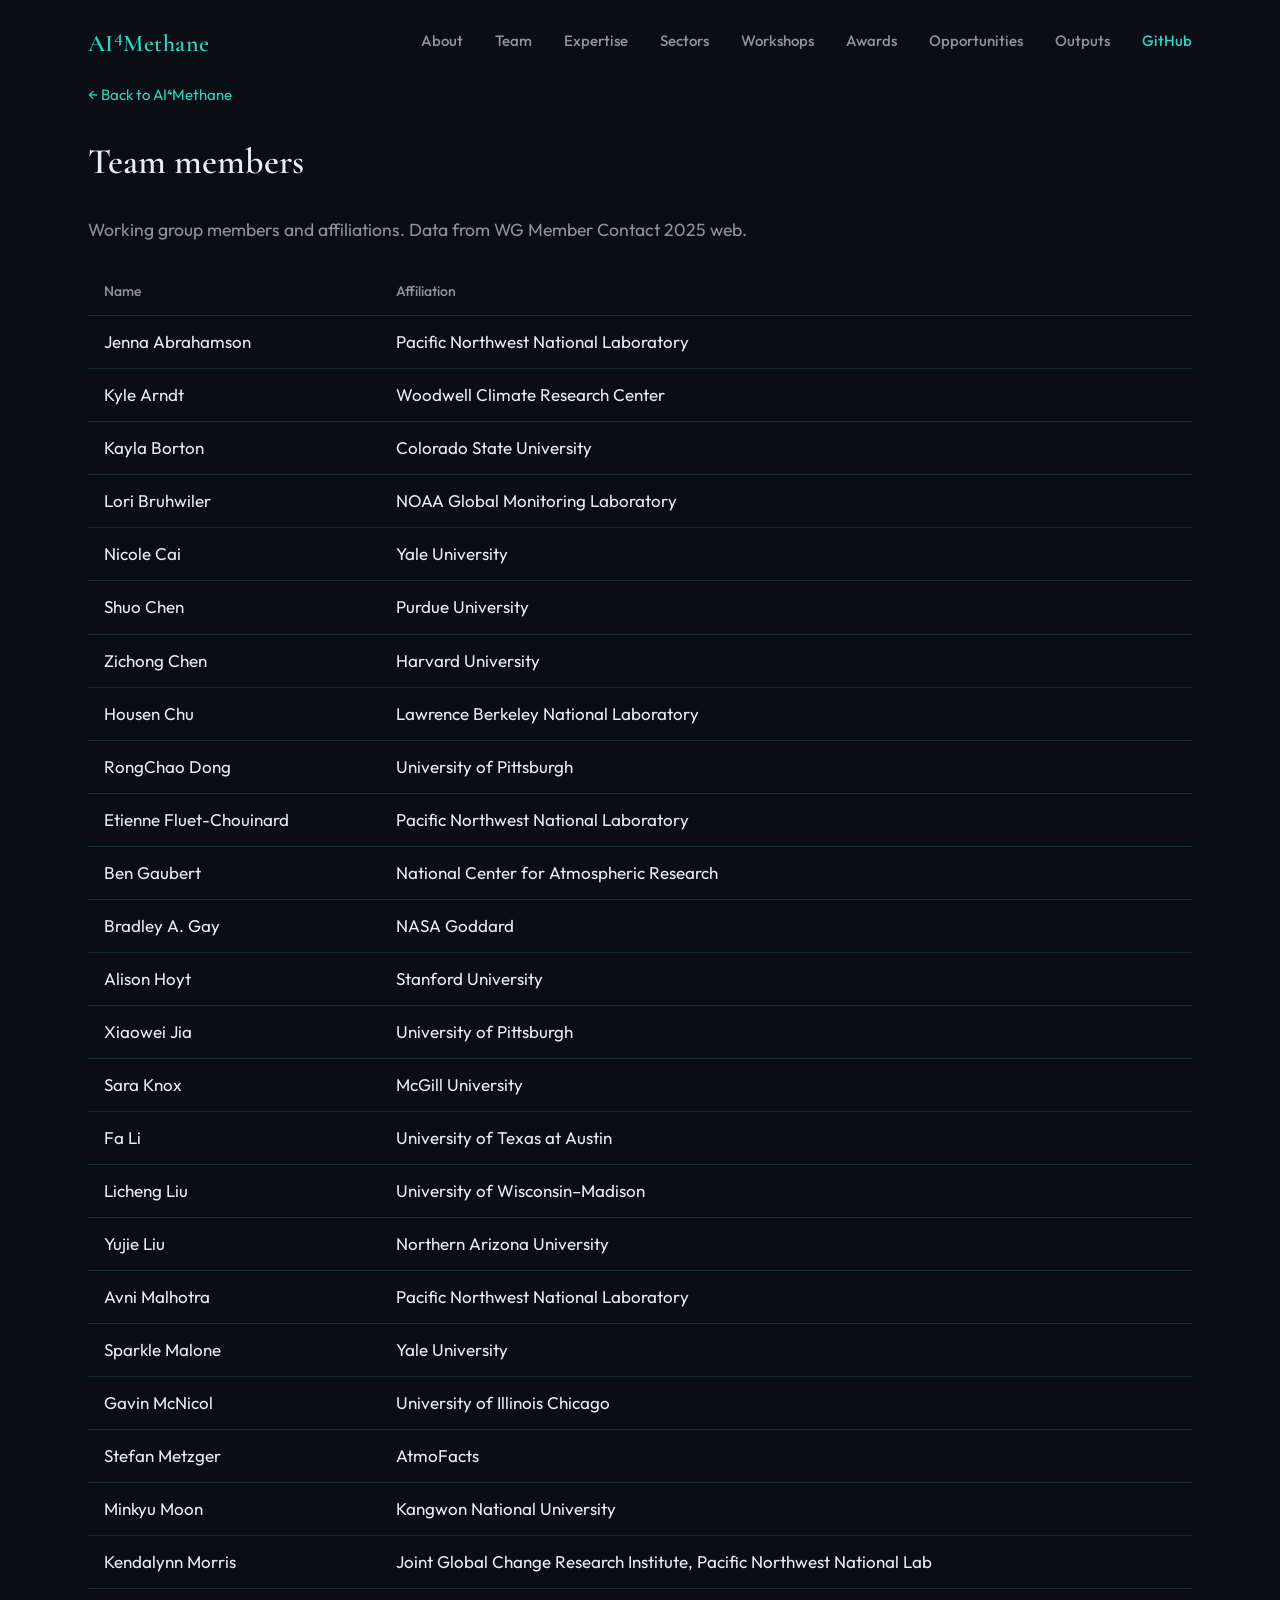
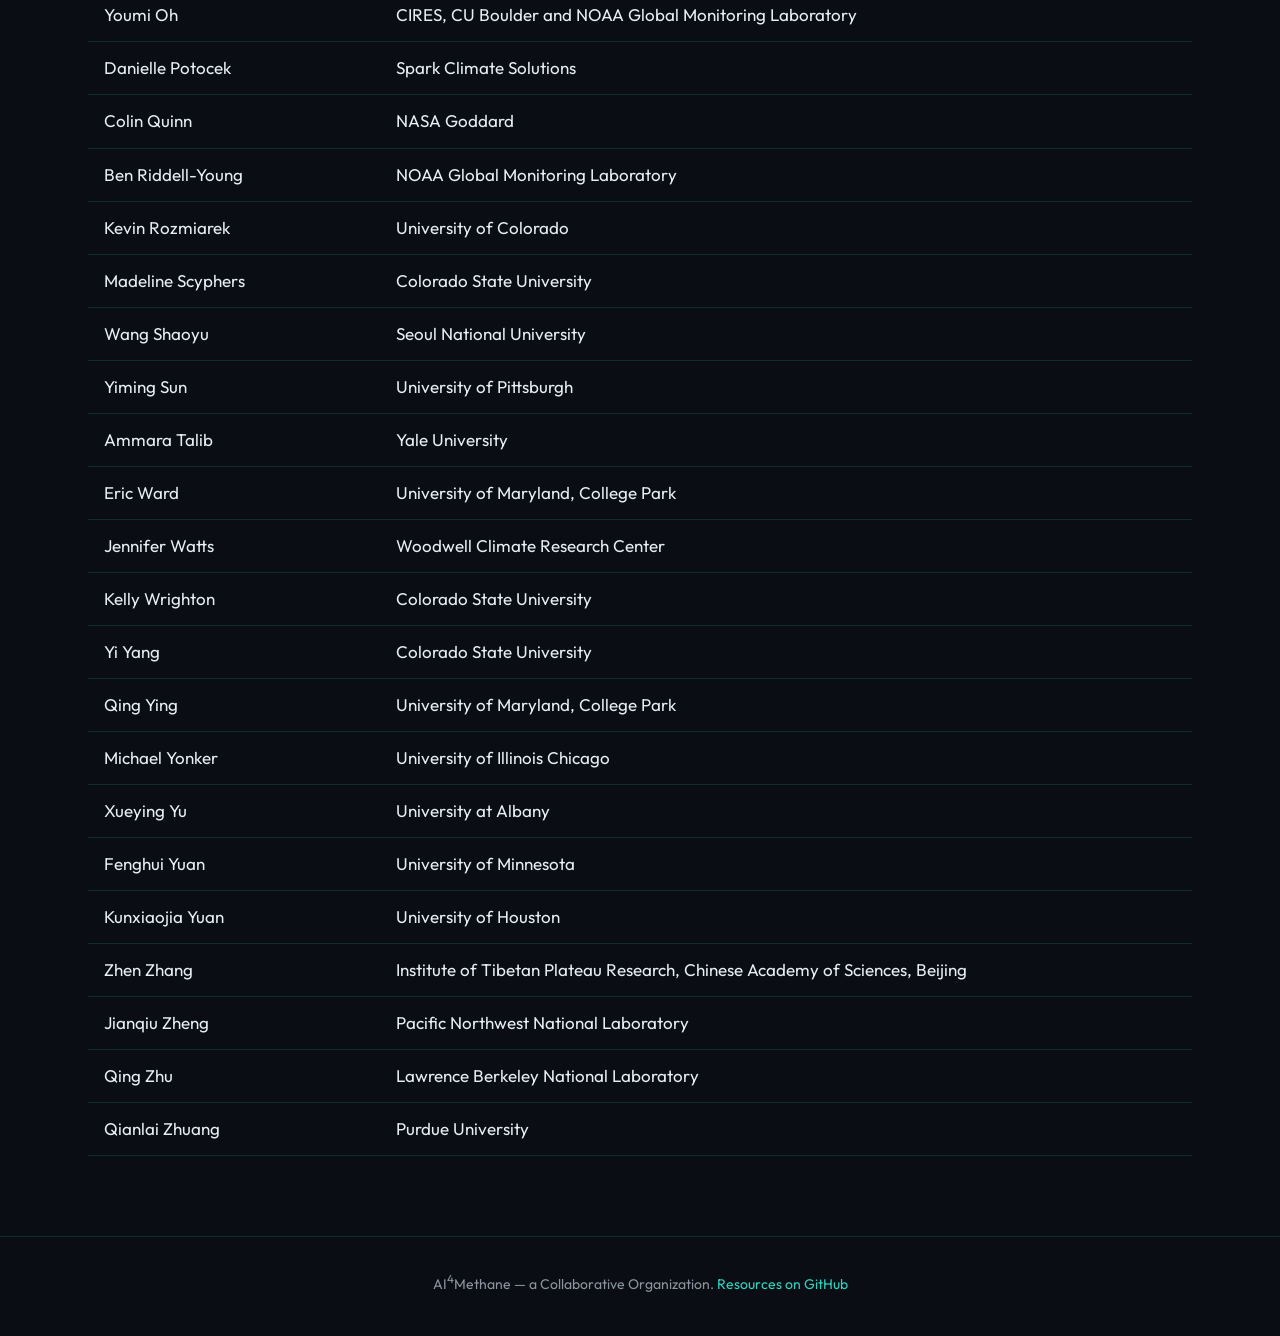
<file: team-members.html>
<!DOCTYPE html>
<html lang="en">
<head>
  <meta charset="UTF-8" />
  <meta name="viewport" content="width=device-width, initial-scale=1.0" />
  <title>Team members — AI⁴Methane</title>
  <link rel="preconnect" href="https://fonts.googleapis.com" />
  <link rel="preconnect" href="https://fonts.gstatic.com" crossorigin />
  <link href="https://fonts.googleapis.com/css2?family=Cormorant+Garamond:ital,wght@0,400;0,600;1,400&family=Outfit:wght@300;400;500;600&display=swap" rel="stylesheet" />
  <link rel="stylesheet" href="styles.css" />
  <style>
    .team-table-wrap { overflow-x: auto; margin-top: 1rem; }
    .team-table { width: 100%; border-collapse: collapse; }
    .team-table th, .team-table td { padding: 0.75rem 1rem; text-align: left; border-bottom: 1px solid var(--border); }
    .team-table th { color: var(--text-muted); font-weight: 500; font-size: 0.875rem; }
    .team-table td { color: var(--text); }
    .team-table a { color: var(--accent); text-decoration: none; }
    .team-table a:hover { text-decoration: underline; }
    .team-table tbody tr:hover { background: rgba(45, 212, 191, 0.06); }
    .page-back { display: inline-block; margin-bottom: 1.5rem; color: var(--accent); text-decoration: none; font-size: 0.9375rem; }
    .page-back:hover { text-decoration: underline; }
  </style>
</head>
<body>
  <div class="noise" aria-hidden="true"></div>
  <header class="site-header">
    <div class="wrap">
      <a href="index.html" class="logo">AI<sup>4</sup>Methane</a>
      <nav>
        <a href="index.html#about">About</a>
        <a href="index.html#team">Team</a>
        <a href="expertise.html">Expertise</a>
        <a href="index.html#sectors">Sectors</a>
        <a href="index.html#workshops">Workshops</a>
        <a href="awards.html">Awards</a>
        <a href="opportunities.html">Opportunities</a>
        <a href="index.html#outputs">Outputs</a>
        <a href="https://cu-esiil.github.io/AI-for-Natural-Methane/" target="_blank" rel="noopener" class="nav-cta">GitHub</a>
      </nav>
    </div>
  </header>

  <main>
    <section class="section">
      <div class="wrap">
        <a href="index.html#team" class="page-back">← Back to AI⁴Methane</a>
        <h1 class="section-title">Team members</h1>
        <p class="section-lead">Working group members and affiliations. Data from WG Member Contact 2025 web.</p>
        <div class="team-table-wrap">
          <table class="team-table" id="team-table">
            <thead>
              <tr>
                <th>Name</th>
                <th>Affiliation</th>
              </tr>
            </thead>
            <tbody id="team-tbody">
              <tr><td colspan="2" class="section-lead">Loading…</td></tr>
            </tbody>
          </table>
        </div>
      </div>
    </section>
  </main>

  <footer class="site-footer">
    <div class="wrap">
      <p>AI<sup>4</sup>Methane — a Collaborative Organization. <a href="https://cu-esiil.github.io/AI-for-Natural-Methane/" target="_blank" rel="noopener">Resources on GitHub</a></p>
    </div>
  </footer>

  <script>
    fetch('team_members.json', { cache: 'no-store' })
      .then(function(r) { return r.json(); })
      .then(function(members) {
        members.sort(function(a, b) {
          var lastA = (a.name || '').trim().split(/\s+/).pop() || '';
          var lastB = (b.name || '').trim().split(/\s+/).pop() || '';
          return lastA.localeCompare(lastB, 'en', { sensitivity: 'base' });
        });
        var tbody = document.getElementById('team-tbody');
        tbody.innerHTML = '';
        members.forEach(function(m) {
          var tr = document.createElement('tr');
          tr.innerHTML =
            '<td>' + escapeHtml(m.name) + '</td>' +
            '<td>' + escapeHtml(m.affiliation) + '</td>';
          tbody.appendChild(tr);
        });
      })
      .catch(function() {
        document.getElementById('team-tbody').innerHTML =
          '<tr><td colspan="2" class="section-lead">Could not load team data. Ensure team_members.json is present and the page is served over HTTP.</td></tr>';
      });
    function escapeHtml(s) {
      if (!s) return '';
      var div = document.createElement('div');
      div.textContent = s;
      return div.innerHTML;
    }
  </script>
</body>
</html>
</file>
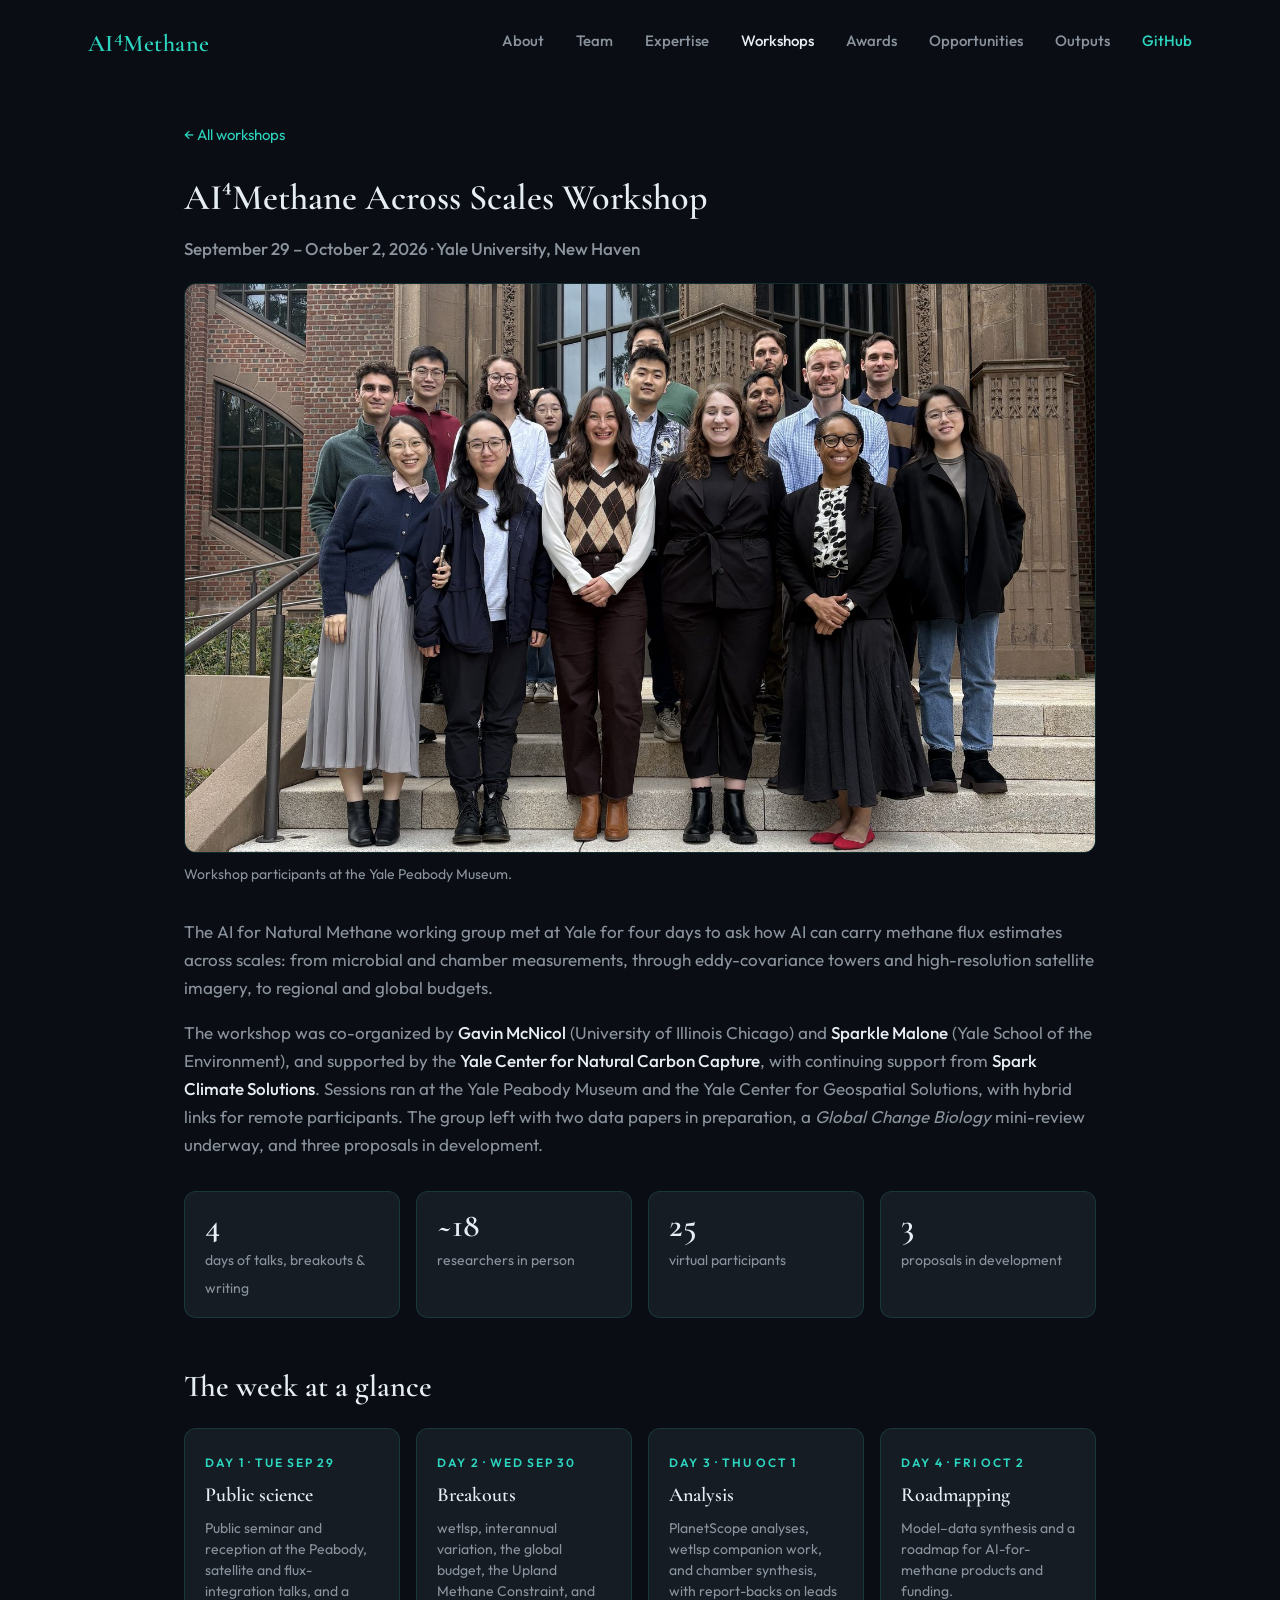
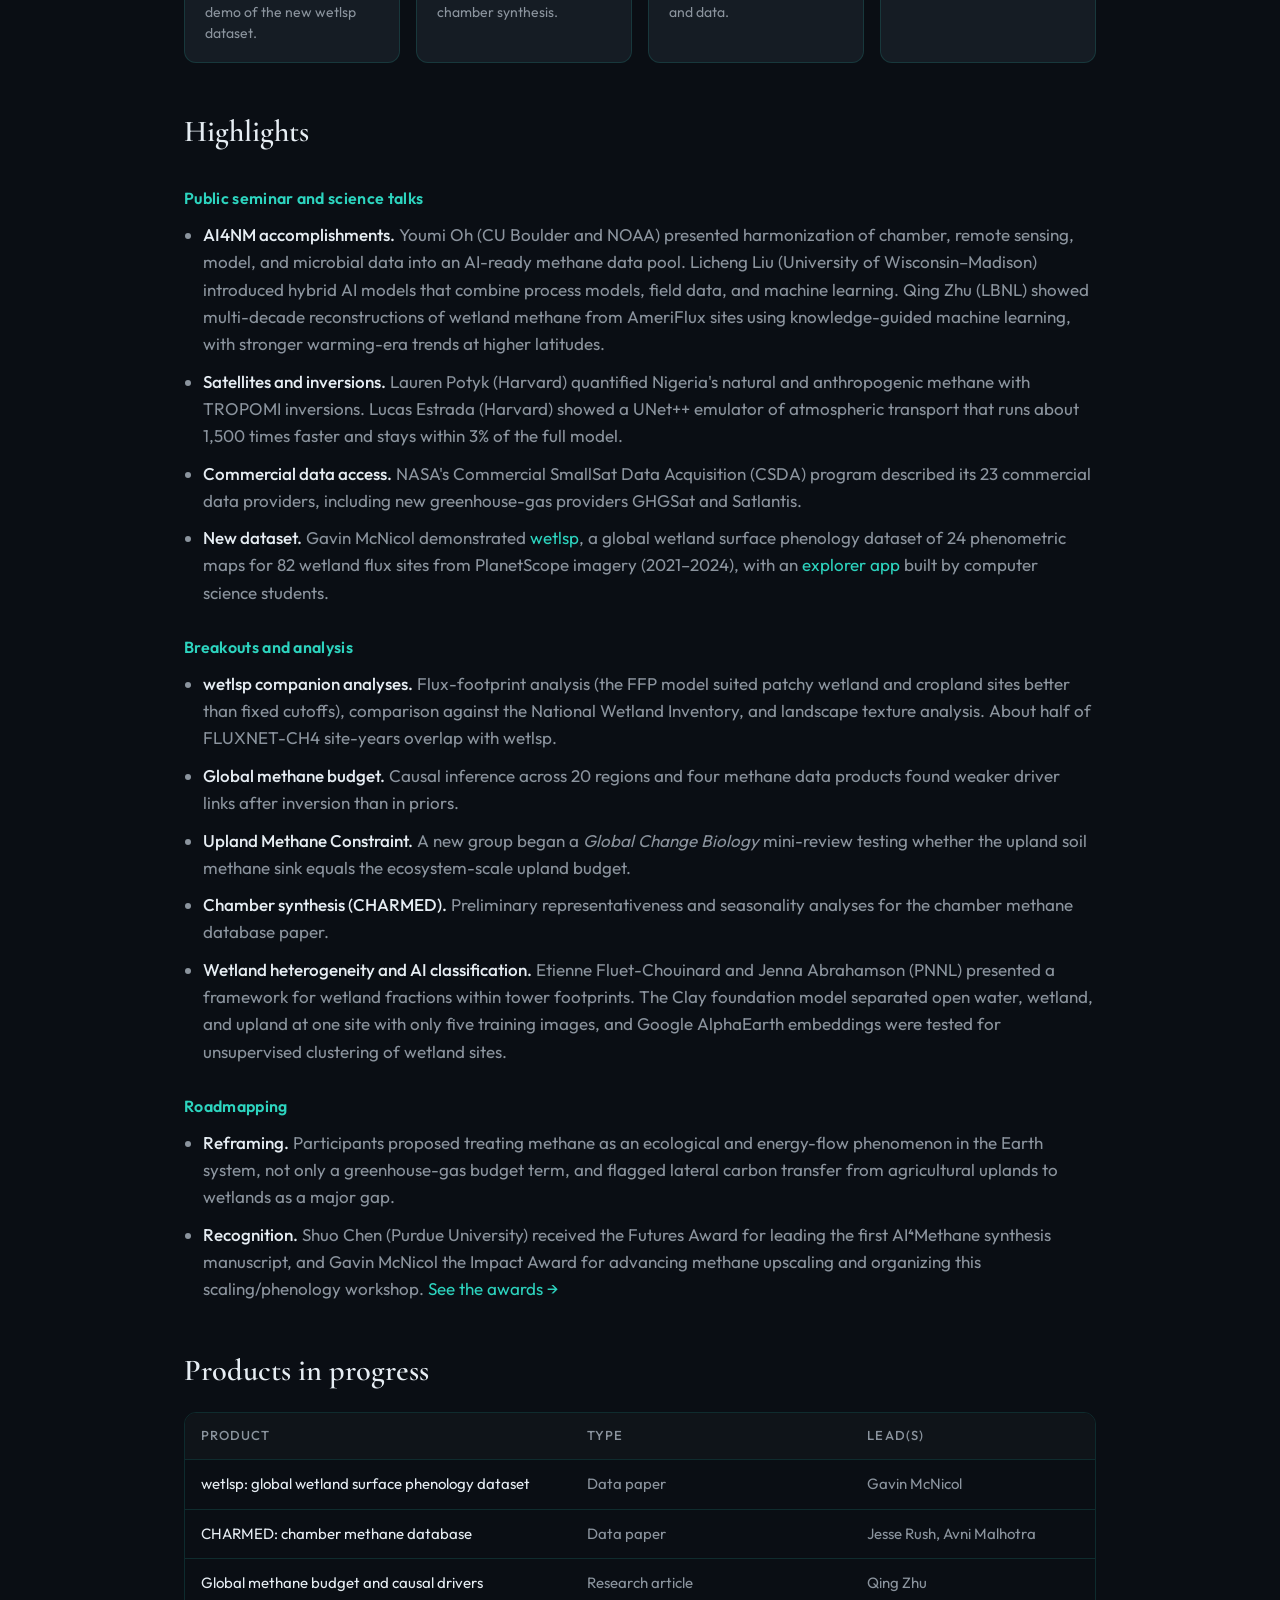
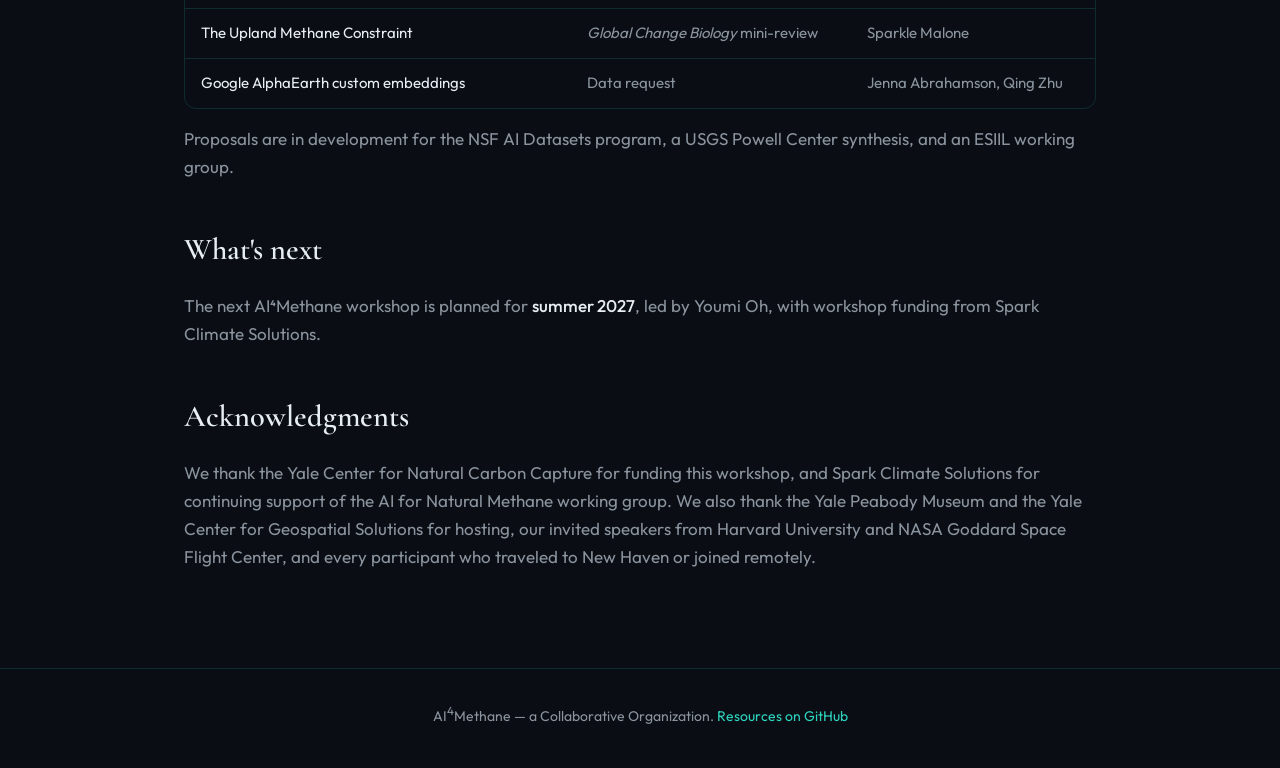
<file: workshop-2026.html>
<!DOCTYPE html>
<html lang="en">
<head>
  <meta charset="UTF-8" />
  <meta name="viewport" content="width=device-width, initial-scale=1.0" />
  <title>AI⁴Methane Across Scales Workshop 2026 — AI⁴Methane</title>
  <meta name="description" content="Summary of the AI⁴Methane Across Scales Workshop at Yale, September 29 – October 2, 2026: AI for methane fluxes from chambers and towers to satellites and the global budget." />
  <link rel="preconnect" href="https://fonts.googleapis.com" />
  <link rel="preconnect" href="https://fonts.gstatic.com" crossorigin />
  <link href="https://fonts.googleapis.com/css2?family=Cormorant+Garamond:ital,wght@0,400;0,600;1,400&family=Outfit:wght@300;400;500;600&display=swap" rel="stylesheet" />
  <link rel="stylesheet" href="styles.css" />
  <link rel="stylesheet" href="expertise.css" />
  <style>
    .ws-hero { margin: 0 0 2rem; }
    .ws-hero img { width: 100%; height: auto; display: block; border-radius: var(--radius); border: 1px solid var(--border); aspect-ratio: 16 / 10; object-fit: cover; }
    .ws-hero figcaption { color: var(--text-muted); font-size: 0.875rem; margin-top: 0.6rem; }
    .ws-meta { color: var(--accent); font-weight: 500; margin: 0 0 1.25rem; }
    .ws-stats { display: grid; grid-template-columns: repeat(auto-fit, minmax(9rem, 1fr)); gap: 1rem; margin: 2rem 0 2.5rem; }
    .ws-stat { background: var(--surface); border: 1px solid var(--border); border-radius: var(--radius); padding: 1rem 1.25rem; }
    .ws-stat b { display: block; font-family: var(--font-serif); font-size: 2.1rem; font-weight: 600; color: var(--text); line-height: 1.1; }
    .ws-stat span { color: var(--text-muted); font-size: 0.875rem; }
    .ws h2 { font-family: var(--font-serif); font-weight: 600; font-size: clamp(1.5rem, 3.5vw, 1.9rem); margin: 2.75rem 0 1rem; }
    .ws h3 { font-size: 1rem; font-weight: 600; color: var(--accent); margin: 1.75rem 0 0.6rem; letter-spacing: 0.02em; }
    .ws p, .ws li { color: var(--text-muted); }
    .ws strong { color: var(--text); font-weight: 500; }
    .ws ul { padding-left: 1.2rem; margin: 0 0 1rem; }
    .ws li { margin-bottom: 0.65rem; line-height: 1.6; }
    .ws a { color: var(--accent); text-decoration: none; }
    .ws a:hover { text-decoration: underline; }
    .ws-table-wrap { overflow-x: auto; border: 1px solid var(--border); border-radius: var(--radius); }
    .ws-table { width: 100%; border-collapse: collapse; font-size: 0.9375rem; }
    .ws-table th, .ws-table td { text-align: left; padding: 0.75rem 1rem; border-bottom: 1px solid var(--border); vertical-align: top; }
    .ws-table th { color: var(--text-muted); font-weight: 500; font-size: 0.8125rem; text-transform: uppercase; letter-spacing: 0.08em; background: var(--bg-elevated); }
    .ws-table td { color: var(--text-muted); }
    .ws-table td:first-child { color: var(--text); }
    .ws-table tr:last-child td { border-bottom: 0; }
    .ws-days { display: grid; grid-template-columns: repeat(auto-fit, minmax(min(100%, 12rem), 1fr)); gap: 1rem; }
    .ws-day { background: var(--surface); border: 1px solid var(--border); border-radius: var(--radius); padding: 1.1rem 1.25rem; }
    .ws-day .d { font-size: 0.75rem; text-transform: uppercase; letter-spacing: 0.14em; color: var(--accent); font-weight: 600; }
    .ws-day h4 { font-family: var(--font-serif); font-size: 1.25rem; font-weight: 600; margin: 0.25rem 0 0.4rem; color: var(--text); }
    .ws-day p { margin: 0; font-size: 0.875rem; line-height: 1.5; }
  </style>
</head>
<body>
  <header class="site-header">
    <div class="wrap">
      <a href="index.html" class="logo">AI<sup>4</sup>Methane</a>
      <nav>
        <a href="index.html#about">About</a>
        <a href="index.html#team">Team</a>
        <a href="expertise.html">Expertise</a>
        <a href="index.html#workshops" style="color:var(--text)">Workshops</a>
        <a href="awards.html">Awards</a>
        <a href="opportunities.html">Opportunities</a>
        <a href="index.html#outputs">Outputs</a>
        <a href="https://cu-esiil.github.io/AI-for-Natural-Methane/" target="_blank" rel="noopener" class="nav-cta">GitHub</a>
      </nav>
    </div>
  </header>

  <main class="page-main">
    <section class="section ws" style="padding-top:1rem">
      <div class="wrap" style="max-width:60rem">
        <a href="index.html#workshops" class="page-back">← All workshops</a>
        <h1 class="section-title" style="margin-bottom:0.5rem">AI⁴Methane Across Scales Workshop</h1>
        <p class="ws-meta">September 29 – October 2, 2026 · Yale University, New Haven</p>

        <figure class="ws-hero">
          <img src="images/workshops/workshop-2026.jpg" alt="Workshop participants on the steps of the Yale Peabody Museum" width="1600" height="1000" />
          <figcaption>Workshop participants at the Yale Peabody Museum.</figcaption>
        </figure>

        <p>The AI for Natural Methane working group met at Yale for four days to ask how AI can carry methane flux estimates across scales: from microbial and chamber measurements, through eddy-covariance towers and high-resolution satellite imagery, to regional and global budgets.</p>
        <p>The workshop was co-organized by <strong>Gavin McNicol</strong> (University of Illinois Chicago) and <strong>Sparkle Malone</strong> (Yale School of the Environment), and supported by the <strong>Yale Center for Natural Carbon Capture</strong>, with continuing support from <strong>Spark Climate Solutions</strong>. Sessions ran at the Yale Peabody Museum and the Yale Center for Geospatial Solutions, with hybrid links for remote participants. The group left with two data papers in preparation, a <em>Global Change Biology</em> mini-review underway, and three proposals in development.</p>

        <div class="ws-stats">
          <div class="ws-stat"><b>4</b><span>days of talks, breakouts &amp; writing</span></div>
          <div class="ws-stat"><b>~18</b><span>researchers in person</span></div>
          <div class="ws-stat"><b>25</b><span>virtual participants</span></div>
          <div class="ws-stat"><b>3</b><span>proposals in development</span></div>
        </div>

        <h2>The week at a glance</h2>
        <div class="ws-days">
          <div class="ws-day"><span class="d">Day 1 · Tue Sep 29</span><h4>Public science</h4><p>Public seminar and reception at the Peabody, satellite and flux-integration talks, and a demo of the new wetlsp dataset.</p></div>
          <div class="ws-day"><span class="d">Day 2 · Wed Sep 30</span><h4>Breakouts</h4><p>wetlsp, interannual variation, the global budget, the Upland Methane Constraint, and chamber synthesis.</p></div>
          <div class="ws-day"><span class="d">Day 3 · Thu Oct 1</span><h4>Analysis</h4><p>PlanetScope analyses, wetlsp companion work, and chamber synthesis, with report-backs on leads and data.</p></div>
          <div class="ws-day"><span class="d">Day 4 · Fri Oct 2</span><h4>Roadmapping</h4><p>Model–data synthesis and a roadmap for AI-for-methane products and funding.</p></div>
        </div>

        <h2>Highlights</h2>
        <h3>Public seminar and science talks</h3>
        <ul>
          <li><strong>AI4NM accomplishments.</strong> Youmi Oh (CU Boulder and NOAA) presented harmonization of chamber, remote sensing, model, and microbial data into an AI-ready methane data pool. Licheng Liu (University of Wisconsin–Madison) introduced hybrid AI models that combine process models, field data, and machine learning. Qing Zhu (LBNL) showed multi-decade reconstructions of wetland methane from AmeriFlux sites using knowledge-guided machine learning, with stronger warming-era trends at higher latitudes.</li>
          <li><strong>Satellites and inversions.</strong> Lauren Potyk (Harvard) quantified Nigeria's natural and anthropogenic methane with TROPOMI inversions. Lucas Estrada (Harvard) showed a UNet++ emulator of atmospheric transport that runs about 1,500 times faster and stays within 3% of the full model.</li>
          <li><strong>Commercial data access.</strong> NASA's Commercial SmallSat Data Acquisition (CSDA) program described its 23 commercial data providers, including new greenhouse-gas providers GHGSat and Satlantis.</li>
          <li><strong>New dataset.</strong> Gavin McNicol demonstrated <a href="https://github.com/McNicol-Lab/WetLSP" target="_blank" rel="noopener">wetlsp</a>, a global wetland surface phenology dataset of 24 phenometric maps for 82 wetland flux sites from PlanetScope imagery (2021–2024), with an <a href="https://github.com/McNicol-Lab/wetlsp-explorer-web-app" target="_blank" rel="noopener">explorer app</a> built by computer science students.</li>
        </ul>
        <h3>Breakouts and analysis</h3>
        <ul>
          <li><strong>wetlsp companion analyses.</strong> Flux-footprint analysis (the FFP model suited patchy wetland and cropland sites better than fixed cutoffs), comparison against the National Wetland Inventory, and landscape texture analysis. About half of FLUXNET-CH4 site-years overlap with wetlsp.</li>
          <li><strong>Global methane budget.</strong> Causal inference across 20 regions and four methane data products found weaker driver links after inversion than in priors.</li>
          <li><strong>Upland Methane Constraint.</strong> A new group began a <em>Global Change Biology</em> mini-review testing whether the upland soil methane sink equals the ecosystem-scale upland budget.</li>
          <li><strong>Chamber synthesis (CHARMED).</strong> Preliminary representativeness and seasonality analyses for the chamber methane database paper.</li>
          <li><strong>Wetland heterogeneity and AI classification.</strong> Etienne Fluet-Chouinard and Jenna Abrahamson (PNNL) presented a framework for wetland fractions within tower footprints. The Clay foundation model separated open water, wetland, and upland at one site with only five training images, and Google AlphaEarth embeddings were tested for unsupervised clustering of wetland sites.</li>
        </ul>
        <h3>Roadmapping</h3>
        <ul>
          <li><strong>Reframing.</strong> Participants proposed treating methane as an ecological and energy-flow phenomenon in the Earth system, not only a greenhouse-gas budget term, and flagged lateral carbon transfer from agricultural uplands to wetlands as a major gap.</li>
          <li><strong>Recognition.</strong> Shuo Chen (Purdue University) received the Futures Award for leading the first AI⁴Methane synthesis manuscript, and Gavin McNicol the Impact Award for advancing methane upscaling and organizing this scaling/phenology workshop. <a href="awards.html">See the awards →</a></li>
        </ul>

        <h2>Products in progress</h2>
        <div class="ws-table-wrap">
          <table class="ws-table">
            <thead><tr><th>Product</th><th>Type</th><th>Lead(s)</th></tr></thead>
            <tbody>
              <tr><td>wetlsp: global wetland surface phenology dataset</td><td>Data paper</td><td>Gavin McNicol</td></tr>
              <tr><td>CHARMED: chamber methane database</td><td>Data paper</td><td>Jesse Rush, Avni Malhotra</td></tr>
              <tr><td>Global methane budget and causal drivers</td><td>Research article</td><td>Qing Zhu</td></tr>
              <tr><td>The Upland Methane Constraint</td><td><em>Global Change Biology</em> mini-review</td><td>Sparkle Malone</td></tr>
              <tr><td>Google AlphaEarth custom embeddings</td><td>Data request</td><td>Jenna Abrahamson, Qing Zhu</td></tr>
            </tbody>
          </table>
        </div>
        <p style="margin-top:1rem">Proposals are in development for the NSF AI Datasets program, a USGS Powell Center synthesis, and an ESIIL working group.</p>

        <h2>What's next</h2>
        <p>The next AI⁴Methane workshop is planned for <strong>summer 2027</strong>, led by Youmi Oh, with workshop funding from Spark Climate Solutions.</p>

        <h2>Acknowledgments</h2>
        <p>We thank the Yale Center for Natural Carbon Capture for funding this workshop, and Spark Climate Solutions for continuing support of the AI for Natural Methane working group. We also thank the Yale Peabody Museum and the Yale Center for Geospatial Solutions for hosting, our invited speakers from Harvard University and NASA Goddard Space Flight Center, and every participant who traveled to New Haven or joined remotely.</p>
      </div>
    </section>
  </main>

  <footer class="site-footer">
    <div class="wrap">
      <p>AI<sup>4</sup>Methane — a Collaborative Organization. <a href="https://cu-esiil.github.io/AI-for-Natural-Methane/" target="_blank" rel="noopener">Resources on GitHub</a></p>
    </div>
  </footer>
  <script src="script.js"></script>
</body>
</html>
</file>
<file: styles.css>
/* AI4M — AI for Natural Methane | Distinctive dark theme */

:root {
  --bg: #0a0e14;
  --bg-elevated: #0f1419;
  --surface: #151c24;
  --text: #e6edf3;
  --text-muted: #8b949e;
  --accent: #2dd4bf;
  --accent-dim: #14b8a6;
  --accent-glow: rgba(45, 212, 191, 0.25);
  --border: rgba(45, 212, 191, 0.15);
  --font-serif: "Cormorant Garamond", Georgia, serif;
  --font-sans: "Outfit", system-ui, sans-serif;
  --space: 1.5rem;
  --wrap: min(90vw, 72rem);
  --radius: 12px;
}

*,
*::before,
*::after {
  box-sizing: border-box;
}

html {
  scroll-behavior: smooth;
}

/* Scroll-triggered reveal animations */
.reveal {
  opacity: 0;
  transform: translateY(28px);
  transition:
    opacity 0.7s cubic-bezier(0.22, 1, 0.36, 1),
    transform 0.7s cubic-bezier(0.22, 1, 0.36, 1);
}

.reveal.is-visible {
  opacity: 1;
  transform: translateY(0);
}

.reveal[data-delay="0"] { transition-delay: 0ms; }
.reveal[data-delay="1"] { transition-delay: 80ms; }
.reveal[data-delay="2"] { transition-delay: 160ms; }
.reveal[data-delay="3"] { transition-delay: 240ms; }
.reveal[data-delay="4"] { transition-delay: 320ms; }
.reveal[data-delay="5"] { transition-delay: 400ms; }

@media (prefers-reduced-motion: reduce) {
  .reveal {
    opacity: 1;
    transform: none;
    transition-duration: 0.01ms;
  }
  .reveal.is-visible { transform: none; }
  .team-card.reveal { transform: none; }
  .team-card.reveal.is-visible { transform: none; }
  .approach-list li.reveal { transform: none; }
  .approach-list li.reveal.is-visible { transform: none; }
  .sector-card.reveal { transform: none; }
  .sector-card.reveal.is-visible { transform: none; }
}

/* Slight scale-up for cards when they enter */
.team-card.reveal {
  transform: translateY(28px) scale(0.97);
}
.team-card.reveal.is-visible {
  transform: translateY(0) scale(1);
}

/* Approach list items slide in from the left */
.approach-list li.reveal {
  transform: translateX(-24px) translateY(12px);
}
.approach-list li.reveal.is-visible {
  transform: translateX(0) translateY(0);
}

.sector-card.reveal {
  transform: translateY(28px) scale(0.98);
}
.sector-card.reveal.is-visible {
  transform: translateY(0) scale(1);
}

body {
  margin: 0;
  font-family: var(--font-sans);
  font-weight: 400;
  font-size: 1.0625rem;
  line-height: 1.65;
  color: var(--text);
  background: var(--bg);
  min-height: 100vh;
  position: relative;
  overflow-x: hidden;
}

/* Noise overlay disabled for Chrome stability (Safari was fine with it) */
.noise {
  display: none;
}

.wrap {
  width: 100%;
  max-width: var(--wrap);
  margin-left: auto;
  margin-right: auto;
  padding-left: var(--space);
  padding-right: var(--space);
}

/* Header */
.site-header {
  position: fixed;
  top: 0;
  left: 0;
  right: 0;
  z-index: 50;
  padding: 1.25rem 0;
  background: linear-gradient(to bottom, var(--bg) 60%, transparent);
  transition: background 0.3s ease;
}

.site-header.scrolled {
  background: rgba(10, 14, 20, 0.98);
  /* no backdrop-filter: avoids Chrome GPU crash on some systems */
}

.site-header .wrap {
  display: flex;
  align-items: center;
  justify-content: space-between;
}

.logo {
  font-family: var(--font-serif);
  font-weight: 600;
  font-size: 1.5rem;
  color: var(--accent);
  text-decoration: none;
  letter-spacing: 0.02em;
}

.site-header nav {
  display: flex;
  align-items: center;
  gap: 2rem;
}

.site-header nav a {
  color: var(--text-muted);
  text-decoration: none;
  font-weight: 500;
  font-size: 0.9375rem;
  transition: color 0.2s ease;
}

.site-header nav a:hover {
  color: var(--text);
}

.nav-cta {
  color: var(--accent) !important;
}

.nav-cta:hover {
  color: var(--accent-dim) !important;
}

/* Hero */
.hero {
  position: relative;
  min-height: 100vh;
  display: flex;
  align-items: center;
  padding: 8rem 0 6rem;
}

.hero-label {
  font-size: 0.8125rem;
  font-weight: 500;
  text-transform: uppercase;
  letter-spacing: 0.2em;
  color: var(--accent);
  margin-bottom: 1rem;
}

.hero-title {
  font-family: var(--font-serif);
  font-weight: 600;
  font-size: clamp(2.75rem, 8vw, 4.5rem);
  line-height: 1.1;
  margin: 0 0 1.25rem;
  letter-spacing: -0.02em;
  background: linear-gradient(135deg, #fff 0%, var(--text-muted) 100%);
  -webkit-background-clip: text;
  -webkit-text-fill-color: transparent;
  background-clip: text;
}

.hero-subtitle {
  font-size: clamp(1.1rem, 2.5vw, 1.35rem);
  color: var(--text-muted);
  max-width: 36em;
  margin: 0 0 2.5rem;
  line-height: 1.5;
}

.hero-cta {
  display: flex;
  flex-wrap: wrap;
  gap: 1rem;
}

/* Buttons */
.btn {
  display: inline-flex;
  align-items: center;
  justify-content: center;
  padding: 0.75rem 1.5rem;
  font-family: var(--font-sans);
  font-size: 0.9375rem;
  font-weight: 500;
  text-decoration: none;
  border-radius: var(--radius);
  transition: transform 0.2s ease, box-shadow 0.2s ease;
}

.btn-primary {
  background: var(--accent);
  color: var(--bg);
}

.btn-primary:hover {
  box-shadow: 0 0 24px var(--accent-glow);
  transform: translateY(-1px);
}

.btn-ghost {
  color: var(--text-muted);
  border: 1px solid var(--border);
}

.btn-ghost:hover {
  color: var(--text);
  border-color: var(--accent);
}

/* Hero visual orbs */
.hero-visual {
  position: absolute;
  inset: 0;
  overflow: hidden;
  pointer-events: none;
}

/* Hero orbs: no blur to avoid Chrome GPU/compositor crash (Safari handles blur better) */
.grid-orb {
  position: absolute;
  border-radius: 50%;
  opacity: 0.2;
}

.grid-orb-1 {
  width: 40vmin;
  height: 40vmin;
  background: var(--accent-glow);
  top: 10%;
  right: 10%;
}

.grid-orb-2 {
  width: 28vmin;
  height: 28vmin;
  background: rgba(20, 184, 166, 0.25);
  bottom: 20%;
  left: 5%;
}

.grid-orb-3 {
  width: 22vmin;
  height: 22vmin;
  background: rgba(45, 212, 191, 0.2);
  top: 50%;
  left: 50%;
  transform: translate(-50%, -50%);
}

/* Sections */
.section {
  padding: 5rem 0;
  position: relative;
  z-index: 1;
}

.section-title {
  font-family: var(--font-serif);
  font-weight: 600;
  font-size: clamp(1.75rem, 4vw, 2.25rem);
  margin: 0 0 1.5rem;
  color: var(--text);
}

.section-lead {
  color: var(--text-muted);
  margin-bottom: 1.5rem;
  font-size: 1.1rem;
}

.prose {
  max-width: 50em;
}

.prose p {
  margin: 0 0 1.25rem;
  color: var(--text-muted);
}

.prose p:last-child {
  margin-bottom: 0;
}

.prose strong {
  color: var(--text);
  font-weight: 500;
}

/* Team */
.team-list {
  list-style: none;
  margin: 0;
  padding: 0;
  display: grid;
  grid-template-columns: repeat(auto-fill, minmax(260px, 1fr));
  gap: 1.5rem;
}

.team-card {
  background: var(--surface);
  border: 1px solid var(--border);
  border-radius: var(--radius);
  padding: 1.5rem;
  display: flex;
  flex-direction: column;
  align-items: center;
  text-align: center;
  gap: 0.75rem;
  transition:
    border-color 0.2s ease,
    box-shadow 0.2s ease,
    opacity 0.7s cubic-bezier(0.22, 1, 0.36, 1),
    transform 0.7s cubic-bezier(0.22, 1, 0.36, 1);
}

.team-portrait {
  width: 120px;
  height: 120px;
  border-radius: 50%;
  object-fit: cover;
  border: 2px solid var(--border);
  background: var(--bg-elevated);
}

.team-card:hover {
  border-color: var(--accent);
  box-shadow: 0 0 20px var(--accent-glow);
}

/* Participant map (our network) */
.network-section {
  margin-top: 3rem;
  padding-top: 2rem;
  border-top: 1px solid var(--border);
}
.network-section .section-title {
  margin-bottom: 0.5rem;
}
.map-stats {
  color: var(--text-muted);
  margin-bottom: 0.75rem;
  font-size: 0.9375rem;
}
.map-stats #map-participant-count,
.map-stats #map-institution-count {
  color: var(--accent);
  font-weight: 600;
}
.map-stats a {
  color: var(--accent);
  text-decoration: none;
}
.map-stats a:hover {
  text-decoration: underline;
}
.participant-map {
  width: 100%;
  height: 360px;
  border-radius: var(--radius);
  border: 1px solid var(--border);
  background: var(--surface);
}
.participant-map .leaflet-popup-content-wrapper {
  background: var(--surface);
  color: var(--text);
  border: 1px solid var(--border);
  border-radius: 8px;
}
.participant-map .leaflet-popup-tip { background: var(--surface); }
.participant-map .map-popup { padding: 0.25rem 0; line-height: 1.4; }
.participant-map .participant-marker { background: none; border: none; }
.participant-map .participant-marker-dot {
  display: block;
  width: 12px;
  height: 12px;
  margin: -6px 0 0 -6px;
  background: var(--accent);
  border: 2px solid var(--bg);
  border-radius: 50%;
  box-shadow: 0 1px 3px rgba(0,0,0,0.4);
}

.team-name {
  font-family: var(--font-serif);
  font-size: 1.25rem;
  font-weight: 600;
  color: var(--text);
}

.team-org {
  font-size: 0.875rem;
  color: var(--text-muted);
  line-height: 1.4;
}

/* Approach */
.approach-list {
  list-style: none;
  margin: 0;
  padding: 0;
  display: flex;
  flex-direction: column;
  gap: 1rem;
}

.approach-list li {
  display: flex;
  align-items: flex-start;
  gap: 1rem;
  padding: 1rem 1.25rem;
  background: var(--surface);
  border: 1px solid var(--border);
  border-radius: var(--radius);
  color: var(--text-muted);
  transition:
    opacity 0.7s cubic-bezier(0.22, 1, 0.36, 1),
    transform 0.7s cubic-bezier(0.22, 1, 0.36, 1);
}

.approach-list li strong {
  color: var(--text);
}

.approach-icon {
  flex-shrink: 0;
  width: 2rem;
  height: 2rem;
  display: flex;
  align-items: center;
  justify-content: center;
  background: var(--accent);
  color: var(--bg);
  border-radius: 6px;
  font-size: 1.1rem;
  font-weight: 600;
}

/* Sectors */
.sectors-list {
  list-style: none;
  margin: 0;
  padding: 0;
  display: grid;
  gap: 1.5rem;
  grid-template-columns: repeat(auto-fit, minmax(280px, 1fr));
}

.sector-card {
  background: var(--surface);
  border: 1px solid var(--border);
  border-radius: var(--radius);
  padding: 1.5rem 1.75rem;
  display: flex;
  flex-direction: column;
  gap: 0.75rem;
  transition:
    border-color 0.2s ease,
    box-shadow 0.2s ease,
    opacity 0.7s cubic-bezier(0.22, 1, 0.36, 1),
    transform 0.7s cubic-bezier(0.22, 1, 0.36, 1);
}

.sector-card:hover {
  border-color: var(--accent);
  box-shadow: 0 0 20px var(--accent-glow);
}

.sector-name {
  font-family: var(--font-serif);
  font-size: 1.35rem;
  font-weight: 600;
  color: var(--accent);
}

.sector-desc {
  font-size: 0.9375rem;
  color: var(--text-muted);
  line-height: 1.6;
}

/* Past / Upcoming Workshops */
.workshops-grid {
  display: grid;
  grid-template-columns: repeat(auto-fit, minmax(min(100%, 240px), 1fr));
  gap: 1.5rem;
  margin-bottom: 1.5rem;
}

.workshop-card {
  background: var(--surface);
  border: 1px solid var(--border);
  border-radius: var(--radius);
  overflow: hidden;
  display: flex;
  flex-direction: column;
  transition: border-color 0.2s ease, box-shadow 0.2s ease;
}

.workshop-card:hover {
  border-color: var(--accent);
  box-shadow: 0 0 20px var(--accent-glow);
}

.workshop-image-link {
  display: block;
  position: relative;
  aspect-ratio: 16 / 10;
  background: var(--bg-elevated);
}

.workshop-image {
  width: 100%;
  height: 100%;
  object-fit: cover;
  display: block;
}

.workshop-image-fallback {
  display: none;
  align-items: center;
  justify-content: center;
  width: 100%;
  height: 100%;
  font-size: 0.9375rem;
  font-weight: 500;
  color: var(--text-muted);
  background: var(--bg-elevated);
  text-align: center;
  padding: 1rem;
}

.workshop-card-upcoming .workshop-image-fallback {
  display: flex;
}

.workshop-body {
  padding: 1.25rem 1.5rem;
  display: flex;
  flex-direction: column;
  gap: 0.5rem;
}

.workshop-title {
  font-family: var(--font-serif);
  font-size: 1.25rem;
  font-weight: 600;
  margin: 0;
  color: var(--text);
}

.workshop-meta {
  font-size: 0.8125rem;
  color: var(--accent);
  margin: 0;
  font-weight: 500;
}

.workshop-desc {
  font-size: 0.9375rem;
  color: var(--text-muted);
  line-height: 1.55;
  margin: 0;
}

.workshop-more { color: var(--accent); text-decoration: none; font-weight: 500; }
.workshop-more:hover { text-decoration: underline; }
a.workshop-image-link { overflow: hidden; }
a.workshop-image-link .workshop-image { transition: transform 0.4s ease; }
a.workshop-image-link:hover .workshop-image { transform: scale(1.03); }

.workshops-cta {
  margin: 0;
  text-align: center;
}

.workshops-cta .btn {
  margin: 0;
}

/* Outputs */
.outputs-card {
  background: var(--surface);
  border: 1px solid var(--border);
  border-radius: var(--radius);
  padding: 2rem;
  max-width: 40em;
}

.outputs-card p {
  margin: 0 0 1rem;
  color: var(--text-muted);
}

.outputs-card ul {
  margin: 0 0 1.5rem 1.25rem;
  color: var(--text-muted);
}

.outputs-card ul li {
  margin-bottom: 0.5rem;
}

.outputs-card .btn {
  margin-top: 0.5rem;
}

/* CTA */
.section-cta {
  text-align: center;
  padding: 4rem 0;
}

.cta-text {
  font-size: 0.9375rem;
  color: var(--text-muted);
  margin: 0 0 0.5rem;
}

.link-esiil {
  font-family: var(--font-serif);
  font-size: 1.5rem;
  font-weight: 600;
  color: var(--accent);
  text-decoration: none;
}

.link-esiil:hover {
  text-decoration: underline;
}

/* Footer */
.site-footer {
  padding: 2rem 0;
  border-top: 1px solid var(--border);
}

.site-footer .wrap {
  text-align: center;
}

.site-footer p {
  margin: 0 0 0.5rem;
  font-size: 0.875rem;
  color: var(--text-muted);
}

.site-footer a {
  color: var(--accent);
  text-decoration: none;
}

.site-footer a:hover {
  text-decoration: underline;
}

/* Responsive */
@media (max-width: 768px) {
  .site-header nav {
    gap: 1.25rem;
  }

  .site-header nav a:not(.nav-cta) {
    display: none;
  }

  .hero {
    padding: 6rem 0 4rem;
  }

  .section {
    padding: 3.5rem 0;
  }

  .team-list {
    grid-template-columns: 1fr;
  }
}
</file>
<file: expertise.css>
/* AI⁴Methane: expertise survey, directory, and home-page summary.
   Builds on styles.css tokens (--bg, --surface, --accent, ...). */

[hidden] { display: none !important; }

.page-main { padding-top: 6.5rem; }
.page-back { display: inline-block; margin-bottom: 1.25rem; color: var(--accent); text-decoration: none; font-size: 0.9375rem; }
.page-back:hover { text-decoration: underline; }

.notice {
  border: 1px solid var(--border);
  background: var(--surface);
  border-radius: var(--radius);
  padding: 1rem 1.25rem;
  color: var(--text-muted);
  margin: 0 0 1.5rem;
}
.notice strong { color: var(--text); font-weight: 500; }
.notice.is-error { border-color: rgba(248, 113, 113, 0.5); }
.notice.is-error strong { color: #fca5a5; }
.notice.is-ok { border-color: var(--accent); }
.notice.is-ok strong { color: var(--accent); }
.notice[hidden] { display: none; }

/* ---------- Forms ---------- */
.form-card {
  background: var(--surface);
  border: 1px solid var(--border);
  border-radius: var(--radius);
  padding: 1.75rem;
  margin-bottom: 1.5rem;
}
.form-card h2 {
  font-family: var(--font-serif);
  font-weight: 600;
  font-size: 1.5rem;
  margin: 0 0 0.25rem;
}
.form-card .hint { color: var(--text-muted); font-size: 0.9375rem; margin: 0 0 1.25rem; }
.form-grid { display: grid; grid-template-columns: repeat(auto-fit, minmax(240px, 1fr)); gap: 1rem 1.25rem; }
.field { display: flex; flex-direction: column; gap: 0.35rem; }
.field.wide { grid-column: 1 / -1; }
.field label, .field .label { font-size: 0.875rem; font-weight: 500; color: var(--text); }
.field .req { color: var(--accent); }
.field small { color: var(--text-muted); font-size: 0.8125rem; }

input[type="text"], input[type="email"], input[type="url"], input[type="password"], input[type="search"], select, textarea {
  font: inherit;
  font-size: 0.9375rem;
  color: var(--text);
  background: var(--bg-elevated);
  border: 1px solid rgba(139, 148, 158, 0.35);
  border-radius: 8px;
  padding: 0.6rem 0.75rem;
  width: 100%;
  min-width: 0;
}
textarea { min-height: 7rem; resize: vertical; line-height: 1.5; }
input:focus, select:focus, textarea:focus { outline: 2px solid var(--accent); outline-offset: 1px; border-color: transparent; }
select { appearance: auto; }

/* Chip checkboxes */
.chip-group { margin-bottom: 1rem; }
.other-field { margin-top: 0.25rem; max-width: 34rem; }
.other-field label { font-weight: 400; color: var(--text-muted); font-size: 0.8125rem; }
.chip-group-name { font-size: 0.75rem; text-transform: uppercase; letter-spacing: 0.12em; color: var(--text-muted); margin: 0 0 0.5rem; }
.chips { display: flex; flex-wrap: wrap; gap: 0.5rem; }
.chip { position: relative; }
.chip input { position: absolute; opacity: 0; inset: 0; margin: 0; cursor: pointer; }
.chip span {
  display: inline-block;
  padding: 0.4rem 0.8rem;
  border: 1px solid rgba(139, 148, 158, 0.35);
  border-radius: 999px;
  font-size: 0.875rem;
  color: var(--text-muted);
  transition: border-color 0.15s ease, color 0.15s ease, background 0.15s ease;
  user-select: none;
}
.chip:hover span { border-color: var(--accent); color: var(--text); }
.chip input:checked + span { background: rgba(45, 212, 191, 0.14); border-color: var(--accent); color: var(--text); }
.chip input:checked + span::before { content: "✓ "; color: var(--accent); }
.chip input:focus-visible + span { outline: 2px solid var(--accent); outline-offset: 2px; }

.check-row { display: flex; gap: 0.6rem; align-items: flex-start; color: var(--text-muted); font-size: 0.9375rem; }
.check-row input { margin-top: 0.3rem; accent-color: var(--accent); }

.form-actions { display: flex; flex-wrap: wrap; gap: 0.75rem; align-items: center; }
button.btn { border: 0; cursor: pointer; }
button.btn[disabled] { opacity: 0.6; cursor: progress; }
.btn-danger { background: transparent; color: #fca5a5; border: 1px solid rgba(248, 113, 113, 0.4); }
.btn-danger:hover { border-color: #f87171; color: #fecaca; }
.link-btn { background: none; border: 0; color: var(--accent); font: inherit; cursor: pointer; padding: 0; }
.link-btn:hover { text-decoration: underline; }

/* ---------- Directory ---------- */
.dir-layout { display: grid; grid-template-columns: 17rem 1fr; gap: 2rem; align-items: start; }
.dir-filters { position: sticky; top: 5.5rem; max-height: calc(100vh - 6.5rem); overflow: auto; padding-right: 0.25rem; }
.dir-filters h3 {
  font-size: 0.75rem; text-transform: uppercase; letter-spacing: 0.12em; color: var(--text-muted);
  margin: 1.25rem 0 0.5rem; font-weight: 500;
}
.facet { list-style: none; margin: 0; padding: 0; }
.facet li { margin: 0; }
.facet label {
  display: flex; justify-content: space-between; gap: 0.5rem; align-items: baseline;
  padding: 0.3rem 0.4rem; border-radius: 6px; cursor: pointer; font-size: 0.875rem; color: var(--text-muted);
}
.facet label:hover { background: rgba(45, 212, 191, 0.06); color: var(--text); }
.facet input { accent-color: var(--accent); margin-right: 0.45rem; }
.facet .t { flex: 1; display: flex; align-items: baseline; }
.facet .n { font-variant-numeric: tabular-nums; font-size: 0.8125rem; color: var(--text-muted); }
.facet label.is-zero { opacity: 0.4; }
.facet-more { margin: 0.25rem 0 0 0.4rem; font-size: 0.8125rem; }

.dir-toolbar { display: flex; flex-wrap: wrap; gap: 0.75rem; align-items: center; margin-bottom: 1rem; }
.dir-toolbar input[type="search"] { flex: 1 1 18rem; }
.dir-count { color: var(--text-muted); font-size: 0.9375rem; }
.dir-count strong { color: var(--accent); font-weight: 600; }
.active-filters { display: flex; flex-wrap: wrap; gap: 0.4rem; margin-bottom: 1rem; }
.active-filters button {
  font: inherit; font-size: 0.8125rem; color: var(--text); background: rgba(45, 212, 191, 0.14);
  border: 1px solid var(--accent); border-radius: 999px; padding: 0.2rem 0.65rem; cursor: pointer;
}
.active-filters button::after { content: " ×"; color: var(--accent); }

.people { display: grid; grid-template-columns: repeat(auto-fill, minmax(min(100%, 22rem), 1fr)); gap: 1rem; }
.person {
  background: var(--surface); border: 1px solid var(--border); border-radius: var(--radius);
  padding: 1.25rem 1.35rem; display: flex; flex-direction: column; gap: 0.6rem;
}
.person h3 { font-family: var(--font-serif); font-size: 1.35rem; font-weight: 600; margin: 0; line-height: 1.2; }
.person .meta { color: var(--text-muted); font-size: 0.875rem; line-height: 1.4; }
.person .bio { color: var(--text-muted); font-size: 0.9375rem; line-height: 1.55; margin: 0; white-space: pre-line; }
.person .bio.clamped { display: -webkit-box; -webkit-line-clamp: 4; -webkit-box-orient: vertical; overflow: hidden; }
.tags { display: flex; flex-wrap: wrap; gap: 0.35rem; }
.tag {
  font: inherit; font-size: 0.78rem; padding: 0.15rem 0.55rem; border-radius: 999px;
  border: 1px solid rgba(139, 148, 158, 0.3); color: var(--text-muted); background: none; cursor: pointer;
}
.tag:hover { border-color: var(--accent); color: var(--text); }
.tag.is-match { border-color: var(--accent); color: var(--text); background: rgba(45, 212, 191, 0.12); }
.tag-label { font-size: 0.7rem; text-transform: uppercase; letter-spacing: 0.1em; color: var(--text-muted); margin-right: 0.15rem; align-self: center; }
.person .links { display: flex; flex-wrap: wrap; gap: 0.9rem; font-size: 0.875rem; margin-top: auto; padding-top: 0.25rem; }
.person .links a { color: var(--accent); text-decoration: none; }
.person .links a:hover { text-decoration: underline; }
.person .open { font-size: 0.8125rem; color: var(--text-muted); }
.person .open b { color: var(--text); font-weight: 500; }
.empty { color: var(--text-muted); padding: 2rem 0; }

.filters-toggle { display: none; }

/* ---------- Home-page expertise summary ---------- */
.expertise-summary { display: grid; grid-template-columns: repeat(auto-fit, minmax(min(100%, 18rem), 1fr)); gap: 1.5rem; margin-bottom: 1.5rem; }
.bar-card { background: var(--surface); border: 1px solid var(--border); border-radius: var(--radius); padding: 1.35rem 1.5rem; }
.bar-card h3 { font-family: var(--font-serif); font-size: 1.3rem; font-weight: 600; margin: 0 0 0.9rem; }
.bar-list { list-style: none; margin: 0; padding: 0; display: flex; flex-direction: column; gap: 0.35rem; }
.bar-list a {
  display: grid; grid-template-columns: minmax(0, 1fr) 2.25rem; gap: 0.25rem 0.75rem; align-items: center;
  text-decoration: none; color: var(--text-muted); font-size: 0.875rem; padding: 0.25rem 0.35rem; border-radius: 6px;
}
.bar-list a:hover, .bar-list a:focus-visible { background: rgba(45, 212, 191, 0.06); color: var(--text); }
.bar-list .bar-term { grid-column: 1; line-height: 1.35; }
.bar-list .bar-n { grid-column: 2; grid-row: 1 / span 2; text-align: right; color: var(--text); font-variant-numeric: tabular-nums; }
.bar-list .bar-track { grid-column: 1; height: 6px; border-radius: 3px; background: rgba(139, 148, 158, 0.15); overflow: hidden; }
.bar-list .bar-fill { display: block; height: 100%; background: var(--accent); border-radius: 0 3px 3px 0; }
.expertise-stats { color: var(--text-muted); margin: -0.5rem 0 1.5rem; }
.expertise-stats strong { color: var(--accent); font-weight: 600; }
.expertise-cta { display: flex; flex-wrap: wrap; gap: 1rem; }
.term-cloud { display: flex; flex-wrap: wrap; gap: 0.4rem; }

@media (max-width: 860px) {
  .dir-layout { grid-template-columns: 1fr; }
  .dir-filters { position: static; max-height: none; display: none; }
  .dir-filters.is-open { display: block; }
  .filters-toggle { display: inline-flex; }
}
@media (max-width: 600px) {
  .form-card { padding: 1.25rem; }
  .page-main { padding-top: 5.5rem; }
}
</file>
